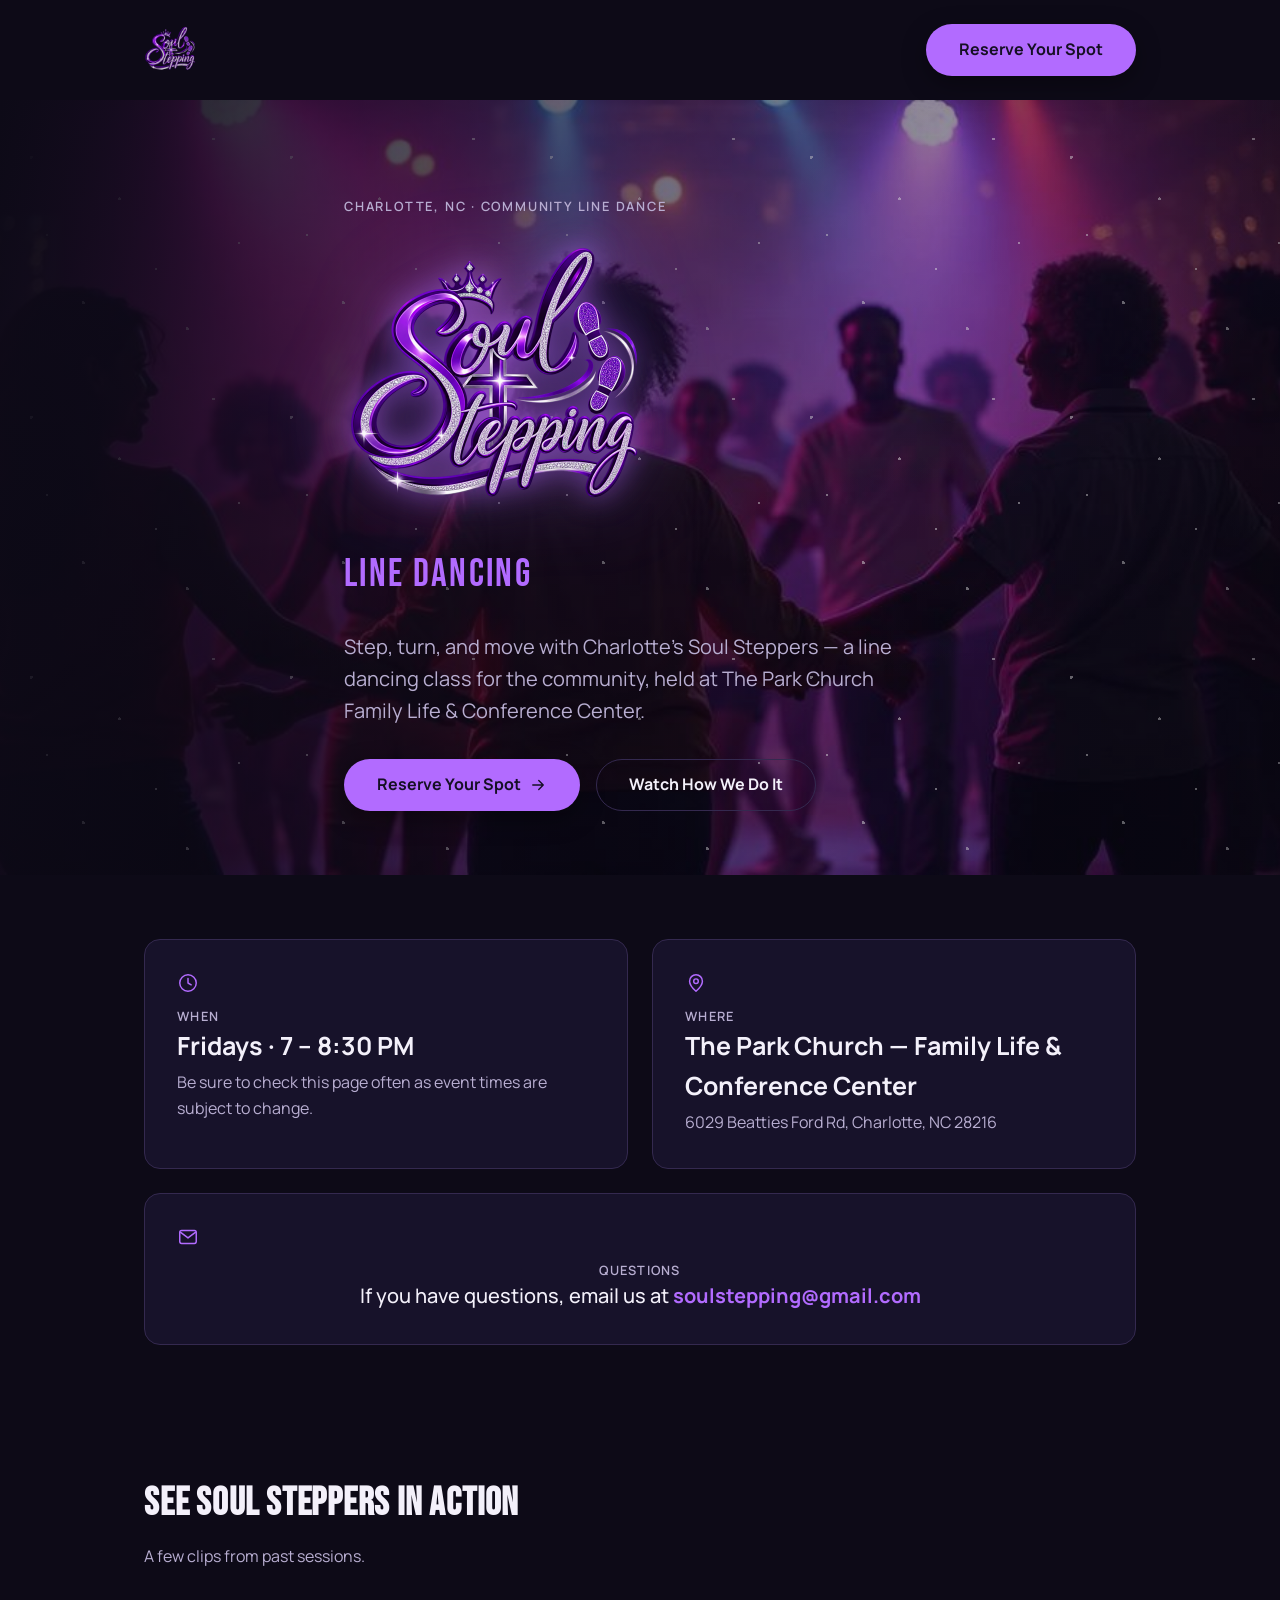
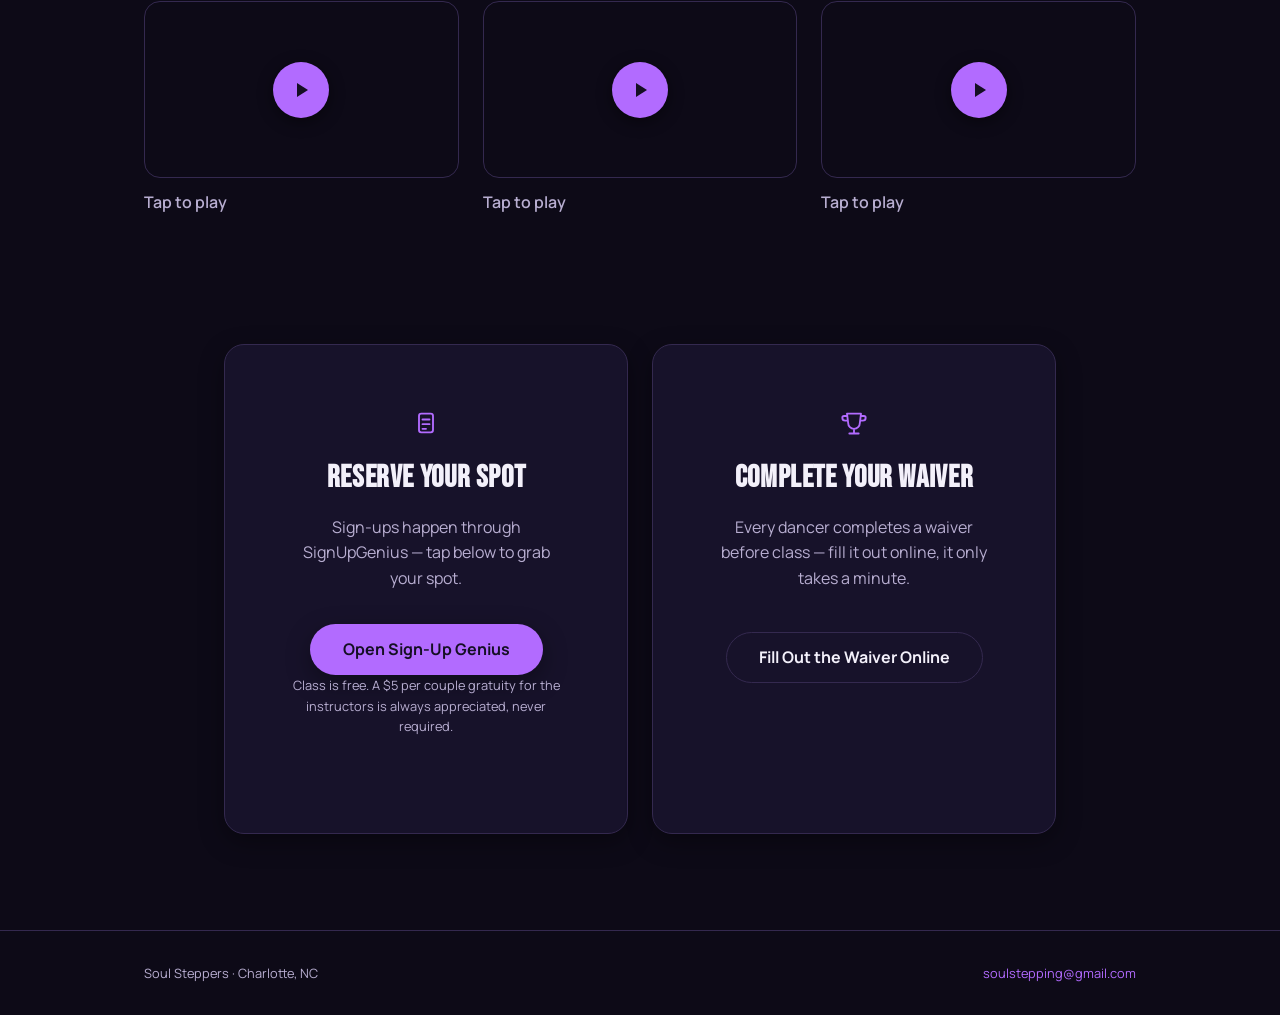
<file: index.html>
<!doctype html>
<html lang="en">
<head>
<meta charset="utf-8">
<meta name="viewport" content="width=device-width, initial-scale=1">
<title>Soul Steppers | Line Dancing in Charlotte, NC</title>
<meta name="description" content="Soul Steppers — a free community line dancing class in Charlotte, NC. Fridays, 7–8:30 PM at The Park Church Family Life & Conference Center.">
<meta name="theme-color" content="#0d0a17">
<link rel="icon" type="image/png" sizes="32x32" href="favicon-32.png">
<link rel="apple-touch-icon" href="apple-touch-icon.png">

<meta property="og:type" content="website">
<meta property="og:title" content="Soul Steppers | Line Dancing in Charlotte, NC">
<meta property="og:description" content="A free community line dancing class in Charlotte, NC. Fridays, 7–8:30 PM at The Park Church Family Life & Conference Center. All are welcome — beginners included.">
<meta property="og:image" content="https://soul-steppers-charlotte.vercel.app/cosmic-neon.jpg">
<meta property="og:url" content="https://soul-steppers-charlotte.vercel.app/">
<meta name="twitter:card" content="summary_large_image">
<meta name="twitter:title" content="Soul Steppers | Line Dancing in Charlotte, NC">
<meta name="twitter:description" content="A free community line dancing class in Charlotte, NC. Fridays, 7–8:30 PM at The Park Church Family Life & Conference Center.">
<meta name="twitter:image" content="https://soul-steppers-charlotte.vercel.app/cosmic-neon.jpg">

<link rel="preconnect" href="https://fonts.gstatic.com" crossorigin>
<link rel="stylesheet" href="https://fonts.googleapis.com/css2?family=Dancing+Script:wght@700&family=Bebas+Neue&family=Manrope:wght@400;500;600;700&display=swap">
<style>
  :root{
    --bg:#0d0a17; --bg2:#1a1030; --ink:#f3f0fa; --ink-muted:#b8aed1;
    --surface:#17122a; --border:#34294f; --on-accent:#150f24;
    --accent:#b26bff; --accent-alt:#ff6bd8;
    --glow-shadow:0 0 6px var(--accent), 0 0 18px var(--accent), 0 0 42px var(--accent), 0 0 4px #fff;
    --font-script:'Dancing Script',cursive; --font-display:'Bebas Neue',sans-serif; --font-body:'Manrope',system-ui,sans-serif;
    --step--1:0.8rem; --step-0:1rem; --step-1:1.25rem; --step-2:1.563rem; --step-3:1.953rem; --step-4:2.441rem; --step-5:3.052rem; --step-6:3.815rem;
    --sp-1:4px; --sp-2:8px; --sp-3:12px; --sp-4:16px; --sp-5:24px; --sp-6:32px; --sp-7:48px; --sp-8:64px; --sp-9:96px;
  }
  *{box-sizing:border-box;}
  html,body{margin:0;padding:0;}
  body{background:var(--bg);color:var(--ink);font-family:var(--font-body);font-size:var(--step-0);line-height:1.6;-webkit-font-smoothing:antialiased;}
  img,svg{display:block;}
  a{color:var(--accent);text-decoration:none;overflow-wrap:anywhere;}
  a:hover{color:var(--accent-alt);}
  .wrap{max-width:1120px;margin:0 auto;padding:0 clamp(20px,5vw,64px);}

  .nav{padding:var(--sp-5) 0;position:relative;z-index:2;}
  .nav-inner{display:flex;align-items:center;justify-content:space-between;gap:var(--sp-4);flex-wrap:wrap;}
  .nav-wordmark{font-family:var(--font-script);font-size:var(--step-3);color:#fff;}
  .nav-logo{display:block;height:52px;width:auto;}

  .btn{display:inline-flex;align-items:center;gap:var(--sp-2);padding:var(--sp-3) var(--sp-6);border-radius:999px;font-weight:700;font-size:var(--step-0);border:1px solid transparent;cursor:pointer;transition:transform .15s ease,background .15s ease,color .15s ease;white-space:nowrap;}
  .btn-primary{background:var(--accent);color:var(--on-accent);box-shadow:0 8px 24px rgba(0,0,0,.35);}
  .btn-primary:hover{background:var(--accent-alt);transform:translateY(-1px);}
  .btn-ghost{background:transparent;color:var(--ink);border-color:var(--border);}
  .btn-ghost:hover{border-color:var(--accent);color:var(--accent);}

  .hero{position:relative;overflow:hidden;padding:var(--sp-9) 0 var(--sp-8);background:radial-gradient(ellipse 900px 600px at 50% 0%,#3a1f5c 0%,#1a1030 45%,#0d0a17 100%);}
  .hero::before{content:"";position:absolute;inset:0;z-index:1;background-image:radial-gradient(1.5px 1.5px at 12% 22%,#fff 99%,transparent),radial-gradient(1.5px 1.5px at 82% 15%,#fff 99%,transparent),radial-gradient(1px 1px at 60% 65%,#fff 99%,transparent),radial-gradient(1.5px 1.5px at 32% 78%,#fff 99%,transparent),radial-gradient(1px 1px at 92% 55%,#fff 99%,transparent),radial-gradient(1.5px 1.5px at 46% 38%,#fff 99%,transparent),radial-gradient(1px 1px at 18% 52%,#fff 99%,transparent),radial-gradient(1.5px 1.5px at 72% 88%,#fff 99%,transparent);background-repeat:repeat;background-size:260px 260px;opacity:.5;pointer-events:none;}
  .hero-photo{position:absolute;inset:0;background-image:url("cosmic-neon.jpg");background-size:cover;background-position:center 32%;opacity:.62;z-index:0;}
  .hero-scrim{position:absolute;inset:0;z-index:2;background:linear-gradient(100deg,var(--bg) 0%,rgba(13,10,23,.55) 32%,rgba(13,10,23,.15) 68%,rgba(13,10,23,.4) 100%);pointer-events:none;}
  .hero-inner{position:relative;z-index:3;max-width:720px;}
  .eyebrow{text-transform:uppercase;letter-spacing:.14em;font-size:var(--step--1);color:var(--ink-muted);margin:0 0 var(--sp-4);font-weight:600;}
  .hero-title{margin:0;line-height:1;}
  .hero-logo{display:block;width:min(300px,62vw);height:auto;filter:drop-shadow(0 0 14px rgba(178,107,255,.55)) drop-shadow(0 0 40px rgba(178,107,255,.3));}
  .hero-sub{font-family:var(--font-display);font-size:clamp(1.5rem,5vw,var(--step-4));letter-spacing:.06em;margin:var(--sp-3) 0 var(--sp-5);color:var(--accent);}
  .hero-desc{font-size:var(--step-1);color:var(--ink-muted);max-width:50ch;margin:0 0 var(--sp-6);}
  .hero-actions{display:flex;gap:var(--sp-4);flex-wrap:wrap;}

  .details{padding:var(--sp-8) 0;}
  .details-grid{display:grid;grid-template-columns:repeat(auto-fit,minmax(240px,1fr));gap:var(--sp-5);}
  .detail-card{background:var(--surface);border:1px solid var(--border);border-radius:16px;padding:var(--sp-6);}
  .detail-icon{color:var(--accent);margin-bottom:var(--sp-3);}
  .detail-label{text-transform:uppercase;letter-spacing:.1em;font-size:var(--step--1);color:var(--ink-muted);margin:0 0 var(--sp-2);font-weight:600;}
  .detail-card h3{font-family:var(--font-body);font-size:var(--step-2);font-weight:700;margin:0;}
  .detail-card p{margin:var(--sp-1) 0 0;color:var(--ink-muted);}
  .contact-card{margin-top:var(--sp-5);text-align:center;}
  .contact-card h3{font-family:var(--font-body);font-size:var(--step-1);font-weight:500;color:var(--ink);}
  .contact-card h3 a{white-space:nowrap;color:var(--accent);font-weight:700;}

  .videos{padding:var(--sp-8) 0;}
  .videos h2{font-family:var(--font-display);font-size:var(--step-4);margin:0 0 var(--sp-2);letter-spacing:.02em;}
  .videos-sub{color:var(--ink-muted);margin:0 0 var(--sp-6);}
  .video-grid{display:grid;grid-template-columns:repeat(auto-fit,minmax(260px,1fr));gap:var(--sp-5);}
  .video-thumb{aspect-ratio:16/9;border-radius:16px;background:linear-gradient(135deg,var(--surface),var(--bg2));background-size:cover;background-position:center;display:flex;align-items:center;justify-content:center;border:1px solid var(--border);width:100%;padding:0;margin:0;cursor:pointer;font:inherit;}
  .video-thumb:hover .play-btn{transform:scale(1.08);}
  .video-embed{aspect-ratio:16/9;border-radius:16px;overflow:hidden;border:1px solid var(--border);}
  .video-embed iframe{width:100%;height:100%;border:0;display:block;}
  .play-btn{width:56px;height:56px;border-radius:50%;background:var(--accent);display:flex;align-items:center;justify-content:center;color:var(--on-accent);box-shadow:0 4px 16px rgba(0,0,0,.45);transition:transform .15s ease;}
  .waiver-link{margin-top:var(--sp-2);}
  .video-title{margin:var(--sp-3) 0 0;font-weight:600;color:var(--ink-muted);}

  .signup{padding:var(--sp-8) 0 var(--sp-9);}
  .cta-grid{display:grid;grid-template-columns:repeat(auto-fit,minmax(280px,1fr));gap:var(--sp-5);max-width:960px;margin:0 auto;align-items:stretch;}
  .signup-card{background:var(--surface);border:1px solid var(--border);border-radius:20px;padding:var(--sp-8);text-align:center;box-shadow:0 8px 24px rgba(0,0,0,.35);display:flex;flex-direction:column;align-items:center;}
  .signup-card .detail-icon{margin:0 auto var(--sp-4);}
  .signup-card h2{font-family:var(--font-display);font-size:var(--step-3);margin:0 0 var(--sp-3);letter-spacing:.02em;}
  .signup-card p{color:var(--ink-muted);margin:0 0 var(--sp-6);}
  .gratuity-note{font-size:var(--step--1);color:var(--ink-muted);margin:var(--sp-4) 0 0;}

  footer{border-top:1px solid var(--border);padding:var(--sp-6) 0;}
  .footer-inner{display:flex;justify-content:space-between;flex-wrap:wrap;gap:var(--sp-3);font-size:var(--step--1);color:var(--ink-muted);}
  .footer-inner>*{min-width:0;}

  @media (max-width:640px){
    .hero{padding:var(--sp-8) 0 var(--sp-6);}
    .hero-actions{flex-direction:column;align-items:stretch;}
    .signup-card{padding:var(--sp-6);}
  }
</style>
</head>
<body>
<div>

  <header class="nav">
    <div class="wrap nav-inner">
      <img class="nav-logo" src="logo.png" alt="Soul Stepping">
      <a class="btn btn-primary" href="https://www.signupgenius.com/go/4090844ABA729A0F58-65693560-step">Reserve Your Spot</a>
    </div>
  </header>

  <section class="hero">
    <div class="hero-photo" aria-hidden="true"></div>
    <div class="hero-scrim" aria-hidden="true"></div>
    <div class="wrap hero-inner">
      <p class="eyebrow">Charlotte, NC · Community Line Dance</p>
      <h1 class="hero-title"><img class="hero-logo" src="logo.png" alt="Soul Stepping"></h1>
      <p class="hero-sub">LINE DANCING</p>
      <p class="hero-desc">Step, turn, and move with Charlotte's Soul Steppers — a line dancing class for the community, held at The Park Church Family Life &amp; Conference Center.</p>
      <div class="hero-actions">
        <a class="btn btn-primary" href="https://www.signupgenius.com/go/4090844ABA729A0F58-65693560-step">
          Reserve Your Spot
          <svg width="18" height="18" viewBox="0 0 24 24" fill="none" stroke="currentColor" stroke-width="1.8" stroke-linecap="round" stroke-linejoin="round"><path d="M5 12h14M13 6l6 6-6 6"></path></svg>
        </a>
        <a class="btn btn-ghost" href="#videos">Watch How We Do It</a>
      </div>
    </div>
  </section>

  <section class="details">
    <div class="wrap details-grid">
      <div class="detail-card">
        <div class="detail-icon"><svg width="22" height="22" viewBox="0 0 24 24" fill="none" stroke="currentColor" stroke-width="1.6" stroke-linecap="round" stroke-linejoin="round"><circle cx="12" cy="12" r="9"></circle><path d="M12 7v5l3.5 2"></path></svg></div>
        <p class="detail-label">When</p>
        <h3>Fridays · 7 – 8:30 PM</h3>
        <p>Be sure to check this page often as event times are subject to change.</p>
      </div>
      <div class="detail-card">
        <div class="detail-icon"><svg width="22" height="22" viewBox="0 0 24 24" fill="none" stroke="currentColor" stroke-width="1.6" stroke-linecap="round" stroke-linejoin="round"><path d="M12 21s-7-6.2-7-11a7 7 0 0 1 14 0c0 4.8-7 11-7 11Z"></path><circle cx="12" cy="10" r="2.5"></circle></svg></div>
        <p class="detail-label">Where</p>
        <h3>The Park Church — Family Life &amp; Conference Center</h3>
        <p>6029 Beatties Ford Rd, Charlotte, NC 28216</p>
      </div>
    </div>
    <div class="wrap">
      <div class="detail-card contact-card">
        <div class="detail-icon"><svg width="22" height="22" viewBox="0 0 24 24" fill="none" stroke="currentColor" stroke-width="1.6" stroke-linecap="round" stroke-linejoin="round"><rect x="3" y="5" width="18" height="14" rx="2"></rect><path d="m4 7 8 6 8-6"></path></svg></div>
        <p class="detail-label">Questions</p>
        <h3>If you have questions, email us at <a href="mailto:soulstepping@gmail.com">soulstepping@gmail.com</a></h3>
      </div>
    </div>
  </section>

  <section class="videos" id="videos">
    <div class="wrap">
      <h2>See Soul Steppers In Action</h2>
      <p class="videos-sub">A few clips from past sessions.</p>
      <div class="video-grid">
        <div class="video-card">
          <button type="button" class="video-thumb" data-video-id="5ybH07bAvYw" aria-label="Play video" onclick="ssPlayVideo(this)" style="background-image:url('https://img.youtube.com/vi/5ybH07bAvYw/hqdefault.jpg');"><div class="play-btn"><svg width="24" height="24" viewBox="0 0 24 24" fill="currentColor"><path d="M8 5v14l11-7Z"></path></svg></div></button>
          <p class="video-title">Tap to play</p>
        </div>
        <div class="video-card">
          <button type="button" class="video-thumb" data-video-id="MGX3ZRoWJ34" aria-label="Play video" onclick="ssPlayVideo(this)" style="background-image:url('https://img.youtube.com/vi/MGX3ZRoWJ34/hqdefault.jpg');"><div class="play-btn"><svg width="24" height="24" viewBox="0 0 24 24" fill="currentColor"><path d="M8 5v14l11-7Z"></path></svg></div></button>
          <p class="video-title">Tap to play</p>
        </div>
        <div class="video-card">
          <button type="button" class="video-thumb" data-video-id="R6fXQfOaaYY" aria-label="Play video" onclick="ssPlayVideo(this)" style="background-image:url('https://img.youtube.com/vi/R6fXQfOaaYY/hqdefault.jpg');"><div class="play-btn"><svg width="24" height="24" viewBox="0 0 24 24" fill="currentColor"><path d="M8 5v14l11-7Z"></path></svg></div></button>
          <p class="video-title">Tap to play</p>
        </div>
      </div>
    </div>
  </section>

  <section class="signup">
    <div class="wrap cta-grid">
      <div class="signup-card">
        <div class="detail-icon"><svg width="28" height="28" viewBox="0 0 24 24" fill="none" stroke="currentColor" stroke-width="1.6" stroke-linecap="round" stroke-linejoin="round"><rect x="6" y="4" width="12" height="16" rx="2"></rect><path d="M9 9h6M9 13h6M9 17h3"></path></svg></div>
        <h2>Reserve Your Spot</h2>
        <p>Sign-ups happen through SignUpGenius — tap below to grab your spot.</p>
        <a class="btn btn-primary" href="https://www.signupgenius.com/go/4090844ABA729A0F58-65693560-step">Open Sign-Up Genius</a>
        <p class="gratuity-note">Class is free. A $5 per couple gratuity for the instructors is always appreciated, never required.</p>
      </div>
      <div class="signup-card">
        <div class="detail-icon"><svg width="28" height="28" viewBox="0 0 24 24" fill="none" stroke="currentColor" stroke-width="1.6" stroke-linecap="round" stroke-linejoin="round"><path d="M8 21h8M12 17v4M6 4h12l-1 8a5 5 0 0 1-10 0L6 4Z"></path><path d="M6 6H3.5A1.5 1.5 0 0 0 2 7.5C2 9 3 10 4.5 10H6M18 6h2.5A1.5 1.5 0 0 1 22 7.5C22 9 21 10 19.5 10H18"></path></svg></div>
        <h2>Complete Your Waiver</h2>
        <p>Every dancer completes a waiver before class — fill it out online, it only takes a minute.</p>
        <a class="btn btn-ghost waiver-link" href="https://docs.google.com/forms/d/e/1FAIpQLSe2e7J5oNbsJCJkik2CJtbYXOPuf9z4EHLAy7ZEdsFJbhe8hw/viewform" target="_blank" rel="noopener">Fill Out the Waiver Online</a>
      </div>
    </div>
  </section>

  <footer>
    <div class="wrap footer-inner">
      <span>Soul Steppers · Charlotte, NC</span>
      <a href="mailto:soulstepping@gmail.com">soulstepping@gmail.com</a>
    </div>
  </footer>

</div>
<script>
  function ssPlayVideo(btn){
    var id = btn.getAttribute('data-video-id');
    var iframe = document.createElement('iframe');
    iframe.src = 'https://www.youtube-nocookie.com/embed/' + id + '?autoplay=1&rel=0';
    iframe.title = 'YouTube video player';
    iframe.allow = 'accelerometer; autoplay; clipboard-write; encrypted-media; gyroscope; picture-in-picture; web-share';
    iframe.allowFullscreen = true;
    var wrap = document.createElement('div');
    wrap.className = 'video-embed';
    wrap.appendChild(iframe);
    btn.replaceWith(wrap);
  }
</script>
</body>
</html>
</file>
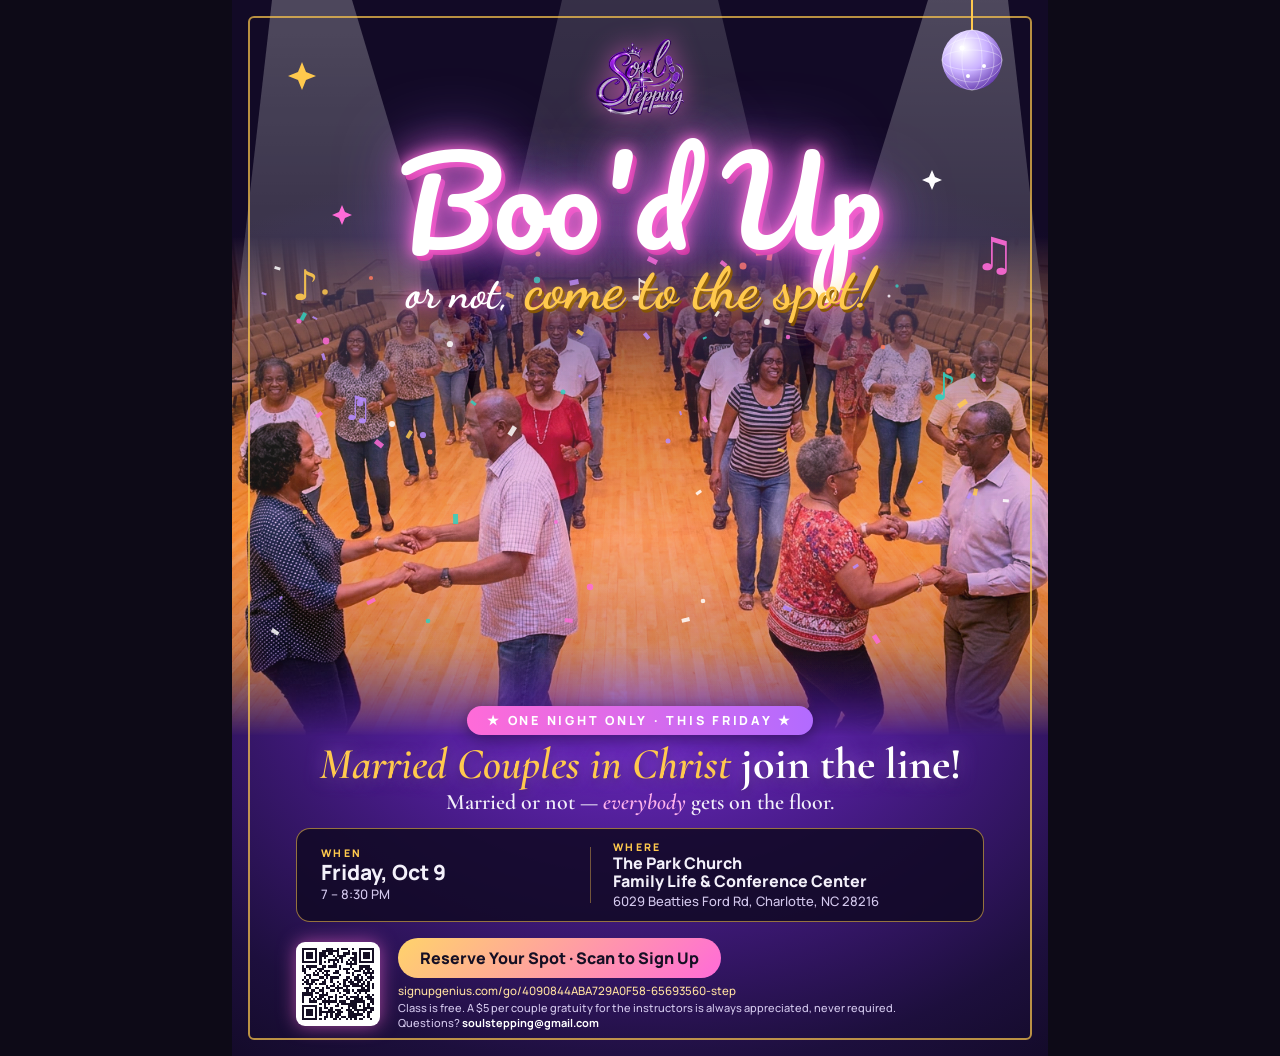
<file: flyer/flyer-boo-photo.html>
<!doctype html>
<html lang="en"><head><meta charset="utf-8">
<title>Soul Steppers — Boo'd Up or Not</title>
<link rel="stylesheet" href="fonts/fonts.css"><link rel="stylesheet" href="fonts/fonts2.css">
<style>
@page{size:8.5in 11in;margin:0}
*{box-sizing:border-box;margin:0;padding:0}
html,body{background:#0d0a17}
.flyer{position:relative;width:816px;height:1056px;overflow:hidden;margin:0 auto;color:#f3f0fa;font-family:'Manrope',sans-serif;
 background:radial-gradient(ellipse 700px 520px at 50% 62%,#7a2fd6 0%,#4a1c8c 40%,#1d0f3d 80%,#120a26 100%)}
.photo{position:absolute;left:0;right:0;top:236px;height:500px;background:url("dance-photo.webp") 50% 58%/cover no-repeat;filter:saturate(1.15) contrast(1.06);
 -webkit-mask-image:linear-gradient(180deg,transparent 0,#000 34%,#000 82%,transparent 100%);mask-image:linear-gradient(180deg,transparent 0,#000 34%,#000 82%,transparent 100%)}
.tint{position:absolute;left:0;right:0;top:236px;height:500px;background:linear-gradient(180deg,rgba(90,30,170,.55),rgba(224,68,156,.30) 60%,rgba(90,30,170,.5));mix-blend-mode:multiply;
 -webkit-mask-image:linear-gradient(180deg,transparent 0,#000 34%,#000 82%,transparent 100%);mask-image:linear-gradient(180deg,transparent 0,#000 34%,#000 82%,transparent 100%)}
.glow{position:absolute;left:0;right:0;top:236px;height:500px;background:radial-gradient(ellipse 60% 55% at 50% 60%,rgba(255,107,216,.22),transparent 70%);mix-blend-mode:screen}
svg.art{position:absolute;inset:0}
.frame{position:absolute;inset:16px;border:2px solid rgba(255,201,77,.7);border-radius:6px;pointer-events:none}
.head{position:absolute;top:34px;left:0;right:0;text-align:center}
.logo{height:92px;filter:drop-shadow(0 0 12px rgba(255,107,216,.7))}
.bring{font-weight:800;font-size:20px;letter-spacing:.42em;text-transform:uppercase;color:#ffe9a8;margin-top:2px;padding-left:.42em}
.boo{font-family:'Pacifico',cursive;font-size:118px;line-height:1.05;color:#fff;margin-top:6px;
 text-shadow:0 0 14px #ff6bd8,0 0 34px #ff6bd8,0 0 70px #b26bff,4px 5px 0 #c2217f}
.shoe{margin-top:12px;font-family:'Dancing Script',cursive;font-weight:700;font-size:58px;line-height:1.1;color:#ffc94d;margin-top:-4px;text-shadow:0 0 16px rgba(255,201,77,.6),2px 3px 0 #7a4a00}
.shoe small{font-size:44px;color:#fff;text-shadow:0 0 14px #ff6bd8}
.banner{position:absolute;top:706px;left:0;right:0;text-align:center}
.ribbon{display:inline-block;background:linear-gradient(90deg,#ff6bd8,#b26bff);color:#fff;font-weight:800;letter-spacing:.22em;font-size:12.5px;text-transform:uppercase;padding:6px 20px;border-radius:999px;box-shadow:0 4px 16px rgba(0,0,0,.4)}
h1{font-family:'Cormorant Garamond',Georgia,serif;font-weight:700;font-size:44px;line-height:1.05;margin-top:6px;color:#fff;text-shadow:0 0 18px rgba(178,107,255,.9),0 3px 12px rgba(0,0,0,.6)}
h1 em{font-style:italic;color:#ffc94d;font-weight:600}
.all{font-family:'Cormorant Garamond',Georgia,serif;font-weight:600;font-size:22px;color:#f3f0fa;margin-top:2px}
.all i{color:#ffb3ec}
.info{position:absolute;top:828px;left:64px;right:64px;display:grid;grid-template-columns:1fr 1px 1.4fr;gap:22px;align-items:center;background:rgba(18,10,38,.88);border:1px solid rgba(255,201,77,.55);border-radius:14px;padding:11px 24px}
.sep{height:56px;background:rgba(255,201,77,.4)}
.lbl{font-size:10.5px;letter-spacing:.22em;text-transform:uppercase;color:#ffc94d;font-weight:800}
.big{font-size:21px;font-weight:800;line-height:1.15}
.sm{font-size:13px;color:#d4c9ee;margin-top:1px}
.cta{position:absolute;top:938px;left:64px;right:64px;display:flex;gap:18px;align-items:center}
.qr{background:#fff;padding:6px;border-radius:9px;width:84px;height:84px;flex:none;box-shadow:0 0 18px rgba(255,107,216,.6)}
.qr img{width:100%;height:100%;display:block}
.btn{display:inline-block;background:linear-gradient(135deg,#ffd36b,#ff6bd8);color:#150f24;font-weight:800;font-size:16px;padding:9px 22px;border-radius:999px}
.url{font-size:11.5px;color:#ffe0a0;margin-top:5px}
.note{font-size:11px;color:#d4c9ee;margin-top:2px}
.note b{color:#fff}
</style></head><body>
<div class="flyer">
<div class="photo"></div><div class="tint"></div><div class="glow"></div>
<svg class="art" width="816" height="1056" viewBox="0 0 816 1056" xmlns="http://www.w3.org/2000/svg">
 <defs>
  <linearGradient id="beam" x1="0" y1="0" x2="0" y2="1"><stop offset="0" stop-color="#fff" stop-opacity=".28"/><stop offset="1" stop-color="#fff" stop-opacity="0"/></linearGradient>
  <radialGradient id="floor" cx=".5" cy=".5" r=".5"><stop offset="0" stop-color="#ff6bd8" stop-opacity=".8"/><stop offset="1" stop-color="#ff6bd8" stop-opacity="0"/></radialGradient>
  <radialGradient id="ball" cx=".35" cy=".3" r=".8"><stop offset="0" stop-color="#fff"/><stop offset=".5" stop-color="#c9b0ff"/><stop offset="1" stop-color="#5b2fa6"/></radialGradient>
 </defs>
 <polygon points="40,0 120,0 330,700 -40,700" fill="url(#beam)" style="mix-blend-mode:screen" opacity=".9"/>
 <polygon points="696,0 776,0 856,700 480,700" fill="url(#beam)" opacity=".9"/>
 <polygon points="330,0 486,0 650,700 170,700" fill="url(#beam)" opacity=".55"/>
  <g><rect x="275" y="292" width="8" height="4" fill="#ffc94d" opacity=".85" transform="rotate(24 275 292)"/><circle cx="306" cy="254" r="2.5" fill="#ffc94d" opacity=".85"/><rect x="346" y="329" width="7" height="4" fill="#ffc94d" opacity=".85" transform="rotate(31 346 329)"/><rect x="746" y="489" width="7" height="4" fill="#ffc94d" opacity=".85" transform="rotate(101 746 489)"/><circle cx="67" cy="321" r="2.6" fill="#ff6bd8" opacity=".85"/><circle cx="139" cy="278" r="2.1" fill="#ff7a5c" opacity=".85"/><rect x="470" y="492" width="6" height="3" fill="#ffffff" opacity=".85" transform="rotate(144 470 492)"/><rect x="75" y="314" width="8" height="4" fill="#2fd0c0" opacity=".85" transform="rotate(119 75 314)"/><rect x="473" y="416" width="6" height="3" fill="#ff6bd8" opacity=".85" transform="rotate(62 473 416)"/><rect x="92" y="353" width="7" height="3" fill="#b78cff" opacity=".85" transform="rotate(73 92 353)"/><rect x="490" y="260" width="7" height="4" fill="#ff6bd8" opacity=".85" transform="rotate(38 490 260)"/><rect x="736" y="403" width="10" height="5" fill="#ffc94d" opacity=".85" transform="rotate(146 736 403)"/><rect x="627" y="566" width="6" height="3" fill="#b78cff" opacity=".85" transform="rotate(148 627 566)"/><circle cx="632" cy="258" r="1.6" fill="#b78cff" opacity=".85"/><rect x="532" y="255" width="8" height="4" fill="#ff7a5c" opacity=".85" transform="rotate(174 532 255)"/><circle cx="651" cy="347" r="2.3" fill="#ff7a5c" opacity=".85"/><circle cx="741" cy="376" r="2.7" fill="#2fd0c0" opacity=".85"/><rect x="611" y="283" width="5" height="3" fill="#2fd0c0" opacity=".85" transform="rotate(127 611 283)"/><rect x="91" y="414" width="7" height="4" fill="#ff6bd8" opacity=".85" transform="rotate(140 91 414)"/><rect x="240" y="400" width="6" height="3" fill="#2fd0c0" opacity=".85" transform="rotate(38 240 400)"/><circle cx="93" cy="292" r="2.8" fill="#ffc94d" opacity=".85"/><rect x="475" y="338" width="4" height="2" fill="#2fd0c0" opacity=".85" transform="rotate(156 475 338)"/><rect x="458" y="621" width="8" height="4" fill="#ffffff" opacity=".85" transform="rotate(167 458 621)"/><rect x="541" y="252" width="9" height="5" fill="#ff7a5c" opacity=".85" transform="rotate(100 541 252)"/><circle cx="331" cy="392" r="2.5" fill="#2fd0c0" opacity=".85"/><rect x="81" y="316" width="5" height="2" fill="#b78cff" opacity=".85" transform="rotate(26 81 316)"/><rect x="30" y="292" width="5" height="2" fill="#b78cff" opacity=".85" transform="rotate(18 30 292)"/><rect x="691" y="482" width="5" height="2" fill="#b78cff" opacity=".85" transform="rotate(154 691 482)"/><circle cx="305" cy="280" r="3.2" fill="#2fd0c0" opacity=".85"/><circle cx="266" cy="289" r="3.0" fill="#ff7a5c" opacity=".85"/><circle cx="657" cy="296" r="1.5" fill="#ffffff" opacity=".85"/><rect x="552" y="605" width="9" height="4" fill="#b78cff" opacity=".85" transform="rotate(23 552 605)"/><circle cx="556" cy="337" r="2.2" fill="#ff6bd8" opacity=".85"/><circle cx="198" cy="452" r="2.5" fill="#ff7a5c" opacity=".85"/><rect x="644" y="634" width="9" height="5" fill="#ff6bd8" opacity=".85" transform="rotate(58 644 634)"/><rect x="181" y="432" width="8" height="4" fill="#ffc94d" opacity=".85" transform="rotate(120 181 432)"/><rect x="226" y="514" width="10" height="5" fill="#2fd0c0" opacity=".85" transform="rotate(89 226 514)"/><circle cx="752" cy="380" r="1.9" fill="#ff6bd8" opacity=".85"/><rect x="285" y="428" width="10" height="5" fill="#ffffff" opacity=".85" transform="rotate(122 285 428)"/><circle cx="717" cy="371" r="2.8" fill="#ff7a5c" opacity=".85"/><circle cx="324" cy="522" r="1.9" fill="#ff6bd8" opacity=".85"/><circle cx="511" cy="266" r="3.5" fill="#ff7a5c" opacity=".85"/><rect x="333" y="618" width="8" height="4" fill="#ff6bd8" opacity=".85" transform="rotate(7 333 618)"/><rect x="144" y="601" width="9" height="4" fill="#ff6bd8" opacity=".85" transform="rotate(152 144 601)"/><rect x="771" y="499" width="6" height="3" fill="#ffffff" opacity=".85" transform="rotate(5 771 499)"/><rect x="41" y="628" width="8" height="4" fill="#ffffff" opacity=".85" transform="rotate(35 41 628)"/><circle cx="358" cy="587" r="3.2" fill="#ff6bd8" opacity=".85"/><circle cx="191" cy="435" r="3.1" fill="#b78cff" opacity=".85"/><rect x="347" y="284" width="9" height="5" fill="#b78cff" opacity=".85" transform="rotate(169 347 284)"/><circle cx="471" cy="601" r="2.3" fill="#ffffff" opacity=".85"/><rect x="145" y="439" width="9" height="5" fill="#ff6bd8" opacity=".85" transform="rotate(38 145 439)"/><circle cx="160" cy="424" r="3.0" fill="#ffffff" opacity=".85"/><rect x="546" y="448" width="7" height="3" fill="#ffc94d" opacity=".85" transform="rotate(14 546 448)"/><circle cx="218" cy="344" r="3.1" fill="#ffffff" opacity=".85"/><rect x="51" y="597" width="4" height="2" fill="#b78cff" opacity=".85" transform="rotate(129 51 597)"/><rect x="488" y="312" width="6" height="3" fill="#ffffff" opacity=".85" transform="rotate(122 488 312)"/><rect x="414" y="332" width="7" height="4" fill="#b78cff" opacity=".85" transform="rotate(51 414 332)"/><circle cx="665" cy="286" r="1.7" fill="#2fd0c0" opacity=".85"/><rect x="537" y="406" width="5" height="3" fill="#b78cff" opacity=".85" transform="rotate(39 537 406)"/><rect x="740" y="494" width="6" height="3" fill="#b78cff" opacity=".85" transform="rotate(119 740 494)"/><circle cx="196" cy="621" r="2.3" fill="#2fd0c0" opacity=".85"/><circle cx="535" cy="322" r="2.9" fill="#ffffff" opacity=".85"/><circle cx="348" cy="376" r="1.6" fill="#b78cff" opacity=".85"/><rect x="449" y="411" width="4" height="2" fill="#b78cff" opacity=".85" transform="rotate(75 449 411)"/><rect x="417" y="256" width="10" height="5" fill="#ff6bd8" opacity=".85" transform="rotate(26 417 256)"/><circle cx="94" cy="341" r="3.4" fill="#ff6bd8" opacity=".85"/><circle cx="128" cy="403" r="3.4" fill="#b78cff" opacity=".85"/><circle cx="436" cy="441" r="2.5" fill="#b78cff" opacity=".85"/><circle cx="73" cy="512" r="2.3" fill="#ffc94d" opacity=".85"/><rect x="43" y="266" width="6" height="3" fill="#ffffff" opacity=".85" transform="rotate(17 43 266)"/><text x="60" y="300" font-size="42" fill="#ffc94d" opacity=".9" font-family="DejaVu Sans,sans-serif">♪</text><text x="742" y="270" font-size="46" fill="#ff6bd8" opacity=".9" font-family="DejaVu Sans,sans-serif">♫</text><text x="110" y="420" font-size="34" fill="#b78cff" opacity=".9" font-family="DejaVu Sans,sans-serif">♫</text><text x="700" y="400" font-size="38" fill="#2fd0c0" opacity=".9" font-family="DejaVu Sans,sans-serif">♪</text><text x="398" y="300" font-size="30" fill="#ffffff" opacity=".9" font-family="DejaVu Sans,sans-serif">♪</text></g>
 <g transform="translate(740,60)"><line x1="0" y1="-60" x2="0" y2="-14" stroke="#ffc94d" stroke-width="2"/><circle r="30" fill="url(#ball)"/>
  <g stroke="#fff" stroke-opacity=".35" fill="none"><ellipse rx="30" ry="10"/><ellipse rx="30" ry="22"/><ellipse rx="10" ry="30"/><ellipse rx="22" ry="30"/></g>
  <g fill="#fff"><circle cx="-10" cy="-12" r="2.5"/><circle cx="12" cy="6" r="2"/><circle cx="-4" cy="16" r="2"/></g></g>
 <g fill="#ffc94d"><path d="M70,62 l4,10 10,4 -10,4 -4,10 -4,-10 -10,-4 10,-4z"/><path d="M700,170 l3,7 7,3 -7,3 -3,7 -3,-7 -7,-3 7,-3z" fill="#fff"/><path d="M110,205 l3,7 7,3 -7,3 -3,7 -3,-7 -7,-3 7,-3z" fill="#ff6bd8"/></g>
</svg>
<div class="frame"></div>
<div class="head">
 <img class="logo" src="../logo.png" alt="Soul Stepping">
 <div class="boo">Boo'd Up</div>
 <div class="shoe"><small>or not,</small> come to the spot!</div>
</div>
<div class="banner">
 <span class="ribbon">★ One Night Only · This Friday ★</span>
 <h1><em>Married Couples in Christ</em> join the line!</h1>
 <div class="all">Married or not — <i>everybody</i> gets on the floor.</div>
</div>
<div class="info">
 <div><div class="lbl">When</div><div class="big">Friday, Oct 9</div><div class="sm">7 – 8:30 PM</div></div>
 <div class="sep"></div>
 <div><div class="lbl">Where</div><div class="big" style="font-size:16px">The Park Church<br>Family Life &amp; Conference Center</div><div class="sm">6029 Beatties Ford Rd, Charlotte, NC 28216</div></div>
</div>
<div class="cta">
 <div class="qr"><img src="qr.svg" alt="Scan to sign up"></div>
 <div><span class="btn">Reserve Your Spot · Scan to Sign Up</span>
 <div class="url">signupgenius.com/go/4090844ABA729A0F58-65693560-step</div>
 <div class="note">Class is free. A $5 per couple gratuity for the instructors is always appreciated, never required.<br>Questions? <b>soulstepping@gmail.com</b></div></div>
</div>
</div></body></html>
</file>
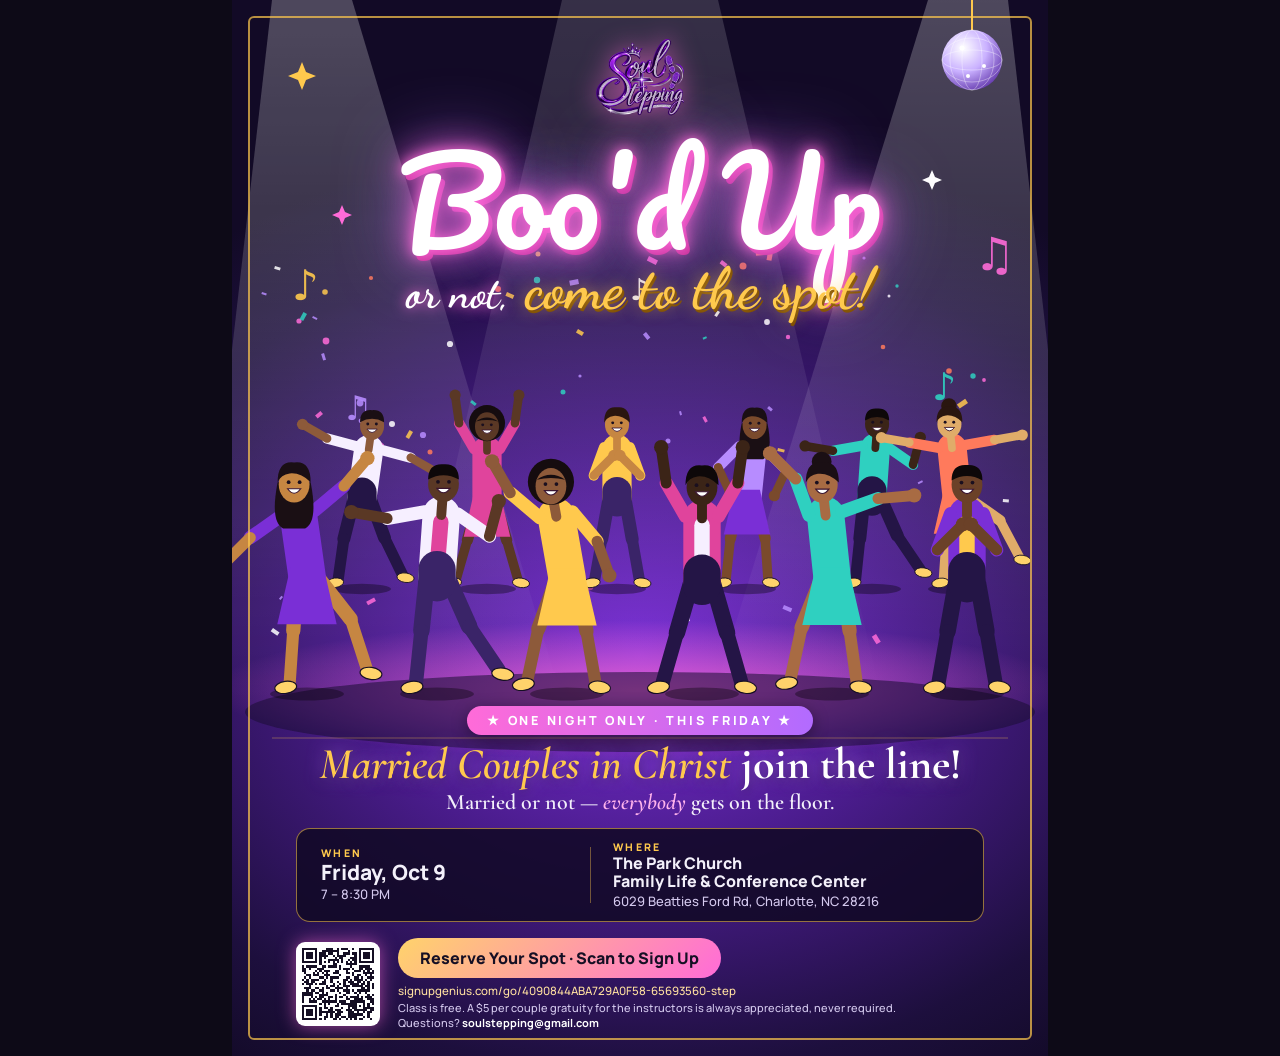
<file: flyer/flyer-boo.html>
<!doctype html>
<html lang="en"><head><meta charset="utf-8">
<title>Soul Steppers — Boo'd Up or Not</title>
<link rel="stylesheet" href="fonts/fonts.css"><link rel="stylesheet" href="fonts/fonts2.css">
<style>
@page{size:8.5in 11in;margin:0}
*{box-sizing:border-box;margin:0;padding:0}
html,body{background:#0d0a17}
.flyer{position:relative;width:816px;height:1056px;overflow:hidden;margin:0 auto;color:#f3f0fa;font-family:'Manrope',sans-serif;
 background:radial-gradient(ellipse 700px 520px at 50% 62%,#7a2fd6 0%,#4a1c8c 40%,#1d0f3d 80%,#120a26 100%)}
svg.art{position:absolute;inset:0}
.frame{position:absolute;inset:16px;border:2px solid rgba(255,201,77,.7);border-radius:6px;pointer-events:none}
.head{position:absolute;top:34px;left:0;right:0;text-align:center}
.logo{height:92px;filter:drop-shadow(0 0 12px rgba(255,107,216,.7))}
.bring{font-weight:800;font-size:20px;letter-spacing:.42em;text-transform:uppercase;color:#ffe9a8;margin-top:2px;padding-left:.42em}
.boo{font-family:'Pacifico',cursive;font-size:118px;line-height:1.05;color:#fff;margin-top:6px;
 text-shadow:0 0 14px #ff6bd8,0 0 34px #ff6bd8,0 0 70px #b26bff,4px 5px 0 #c2217f}
.shoe{margin-top:12px;font-family:'Dancing Script',cursive;font-weight:700;font-size:58px;line-height:1.1;color:#ffc94d;margin-top:-4px;text-shadow:0 0 16px rgba(255,201,77,.6),2px 3px 0 #7a4a00}
.shoe small{font-size:44px;color:#fff;text-shadow:0 0 14px #ff6bd8}
.banner{position:absolute;top:706px;left:0;right:0;text-align:center}
.ribbon{display:inline-block;background:linear-gradient(90deg,#ff6bd8,#b26bff);color:#fff;font-weight:800;letter-spacing:.22em;font-size:12.5px;text-transform:uppercase;padding:6px 20px;border-radius:999px;box-shadow:0 4px 16px rgba(0,0,0,.4)}
h1{font-family:'Cormorant Garamond',Georgia,serif;font-weight:700;font-size:44px;line-height:1.05;margin-top:6px;color:#fff;text-shadow:0 0 18px rgba(178,107,255,.9),0 3px 12px rgba(0,0,0,.6)}
h1 em{font-style:italic;color:#ffc94d;font-weight:600}
.all{font-family:'Cormorant Garamond',Georgia,serif;font-weight:600;font-size:22px;color:#f3f0fa;margin-top:2px}
.all i{color:#ffb3ec}
.info{position:absolute;top:828px;left:64px;right:64px;display:grid;grid-template-columns:1fr 1px 1.4fr;gap:22px;align-items:center;background:rgba(18,10,38,.88);border:1px solid rgba(255,201,77,.55);border-radius:14px;padding:11px 24px}
.sep{height:56px;background:rgba(255,201,77,.4)}
.lbl{font-size:10.5px;letter-spacing:.22em;text-transform:uppercase;color:#ffc94d;font-weight:800}
.big{font-size:21px;font-weight:800;line-height:1.15}
.sm{font-size:13px;color:#d4c9ee;margin-top:1px}
.cta{position:absolute;top:938px;left:64px;right:64px;display:flex;gap:18px;align-items:center}
.qr{background:#fff;padding:6px;border-radius:9px;width:84px;height:84px;flex:none;box-shadow:0 0 18px rgba(255,107,216,.6)}
.qr img{width:100%;height:100%;display:block}
.btn{display:inline-block;background:linear-gradient(135deg,#ffd36b,#ff6bd8);color:#150f24;font-weight:800;font-size:16px;padding:9px 22px;border-radius:999px}
.url{font-size:11.5px;color:#ffe0a0;margin-top:5px}
.note{font-size:11px;color:#d4c9ee;margin-top:2px}
.note b{color:#fff}
</style></head><body>
<div class="flyer">
<svg class="art" width="816" height="1056" viewBox="0 0 816 1056" xmlns="http://www.w3.org/2000/svg">
 <defs>
  <linearGradient id="beam" x1="0" y1="0" x2="0" y2="1"><stop offset="0" stop-color="#fff" stop-opacity=".28"/><stop offset="1" stop-color="#fff" stop-opacity="0"/></linearGradient>
  <radialGradient id="floor" cx=".5" cy=".5" r=".5"><stop offset="0" stop-color="#ff6bd8" stop-opacity=".8"/><stop offset="1" stop-color="#ff6bd8" stop-opacity="0"/></radialGradient>
  <radialGradient id="ball" cx=".35" cy=".3" r=".8"><stop offset="0" stop-color="#fff"/><stop offset=".5" stop-color="#c9b0ff"/><stop offset="1" stop-color="#5b2fa6"/></radialGradient>
 </defs>
 <polygon points="40,0 120,0 330,700 -40,700" fill="url(#beam)" style="mix-blend-mode:screen" opacity=".9"/>
 <polygon points="696,0 776,0 856,700 480,700" fill="url(#beam)" opacity=".9"/>
 <polygon points="330,0 486,0 650,700 170,700" fill="url(#beam)" opacity=".55"/>
 <ellipse cx="408" cy="690" rx="430" ry="70" fill="url(#floor)"/>
 <ellipse cx="408" cy="712" rx="395" ry="40" fill="#1a0d33" opacity=".55"/>
 <g stroke="#ffc94d" stroke-width="1" opacity=".35"><line x1="40" y1="738" x2="776" y2="738"/></g>
 <g><rect x="275" y="292" width="8" height="4" fill="#ffc94d" opacity=".85" transform="rotate(24 275 292)"/><circle cx="306" cy="254" r="2.5" fill="#ffc94d" opacity=".85"/><rect x="346" y="329" width="7" height="4" fill="#ffc94d" opacity=".85" transform="rotate(31 346 329)"/><rect x="746" y="489" width="7" height="4" fill="#ffc94d" opacity=".85" transform="rotate(101 746 489)"/><circle cx="67" cy="321" r="2.6" fill="#ff6bd8" opacity=".85"/><circle cx="139" cy="278" r="2.1" fill="#ff7a5c" opacity=".85"/><rect x="470" y="492" width="6" height="3" fill="#ffffff" opacity=".85" transform="rotate(144 470 492)"/><rect x="75" y="314" width="8" height="4" fill="#2fd0c0" opacity=".85" transform="rotate(119 75 314)"/><rect x="473" y="416" width="6" height="3" fill="#ff6bd8" opacity=".85" transform="rotate(62 473 416)"/><rect x="92" y="353" width="7" height="3" fill="#b78cff" opacity=".85" transform="rotate(73 92 353)"/><rect x="490" y="260" width="7" height="4" fill="#ff6bd8" opacity=".85" transform="rotate(38 490 260)"/><rect x="736" y="403" width="10" height="5" fill="#ffc94d" opacity=".85" transform="rotate(146 736 403)"/><rect x="627" y="566" width="6" height="3" fill="#b78cff" opacity=".85" transform="rotate(148 627 566)"/><circle cx="632" cy="258" r="1.6" fill="#b78cff" opacity=".85"/><rect x="532" y="255" width="8" height="4" fill="#ff7a5c" opacity=".85" transform="rotate(174 532 255)"/><circle cx="651" cy="347" r="2.3" fill="#ff7a5c" opacity=".85"/><circle cx="741" cy="376" r="2.7" fill="#2fd0c0" opacity=".85"/><rect x="611" y="283" width="5" height="3" fill="#2fd0c0" opacity=".85" transform="rotate(127 611 283)"/><rect x="91" y="414" width="7" height="4" fill="#ff6bd8" opacity=".85" transform="rotate(140 91 414)"/><rect x="240" y="400" width="6" height="3" fill="#2fd0c0" opacity=".85" transform="rotate(38 240 400)"/><circle cx="93" cy="292" r="2.8" fill="#ffc94d" opacity=".85"/><rect x="475" y="338" width="4" height="2" fill="#2fd0c0" opacity=".85" transform="rotate(156 475 338)"/><rect x="458" y="621" width="8" height="4" fill="#ffffff" opacity=".85" transform="rotate(167 458 621)"/><rect x="541" y="252" width="9" height="5" fill="#ff7a5c" opacity=".85" transform="rotate(100 541 252)"/><circle cx="331" cy="392" r="2.5" fill="#2fd0c0" opacity=".85"/><rect x="81" y="316" width="5" height="2" fill="#b78cff" opacity=".85" transform="rotate(26 81 316)"/><rect x="30" y="292" width="5" height="2" fill="#b78cff" opacity=".85" transform="rotate(18 30 292)"/><rect x="691" y="482" width="5" height="2" fill="#b78cff" opacity=".85" transform="rotate(154 691 482)"/><circle cx="305" cy="280" r="3.2" fill="#2fd0c0" opacity=".85"/><circle cx="266" cy="289" r="3.0" fill="#ff7a5c" opacity=".85"/><circle cx="657" cy="296" r="1.5" fill="#ffffff" opacity=".85"/><rect x="552" y="605" width="9" height="4" fill="#b78cff" opacity=".85" transform="rotate(23 552 605)"/><circle cx="556" cy="337" r="2.2" fill="#ff6bd8" opacity=".85"/><circle cx="198" cy="452" r="2.5" fill="#ff7a5c" opacity=".85"/><rect x="644" y="634" width="9" height="5" fill="#ff6bd8" opacity=".85" transform="rotate(58 644 634)"/><rect x="181" y="432" width="8" height="4" fill="#ffc94d" opacity=".85" transform="rotate(120 181 432)"/><rect x="226" y="514" width="10" height="5" fill="#2fd0c0" opacity=".85" transform="rotate(89 226 514)"/><circle cx="752" cy="380" r="1.9" fill="#ff6bd8" opacity=".85"/><rect x="285" y="428" width="10" height="5" fill="#ffffff" opacity=".85" transform="rotate(122 285 428)"/><circle cx="717" cy="371" r="2.8" fill="#ff7a5c" opacity=".85"/><circle cx="324" cy="522" r="1.9" fill="#ff6bd8" opacity=".85"/><circle cx="511" cy="266" r="3.5" fill="#ff7a5c" opacity=".85"/><rect x="333" y="618" width="8" height="4" fill="#ff6bd8" opacity=".85" transform="rotate(7 333 618)"/><rect x="144" y="601" width="9" height="4" fill="#ff6bd8" opacity=".85" transform="rotate(152 144 601)"/><rect x="771" y="499" width="6" height="3" fill="#ffffff" opacity=".85" transform="rotate(5 771 499)"/><rect x="41" y="628" width="8" height="4" fill="#ffffff" opacity=".85" transform="rotate(35 41 628)"/><circle cx="358" cy="587" r="3.2" fill="#ff6bd8" opacity=".85"/><circle cx="191" cy="435" r="3.1" fill="#b78cff" opacity=".85"/><rect x="347" y="284" width="9" height="5" fill="#b78cff" opacity=".85" transform="rotate(169 347 284)"/><circle cx="471" cy="601" r="2.3" fill="#ffffff" opacity=".85"/><rect x="145" y="439" width="9" height="5" fill="#ff6bd8" opacity=".85" transform="rotate(38 145 439)"/><circle cx="160" cy="424" r="3.0" fill="#ffffff" opacity=".85"/><rect x="546" y="448" width="7" height="3" fill="#ffc94d" opacity=".85" transform="rotate(14 546 448)"/><circle cx="218" cy="344" r="3.1" fill="#ffffff" opacity=".85"/><rect x="51" y="597" width="4" height="2" fill="#b78cff" opacity=".85" transform="rotate(129 51 597)"/><rect x="488" y="312" width="6" height="3" fill="#ffffff" opacity=".85" transform="rotate(122 488 312)"/><rect x="414" y="332" width="7" height="4" fill="#b78cff" opacity=".85" transform="rotate(51 414 332)"/><circle cx="665" cy="286" r="1.7" fill="#2fd0c0" opacity=".85"/><rect x="537" y="406" width="5" height="3" fill="#b78cff" opacity=".85" transform="rotate(39 537 406)"/><rect x="740" y="494" width="6" height="3" fill="#b78cff" opacity=".85" transform="rotate(119 740 494)"/><circle cx="196" cy="621" r="2.3" fill="#2fd0c0" opacity=".85"/><circle cx="535" cy="322" r="2.9" fill="#ffffff" opacity=".85"/><circle cx="348" cy="376" r="1.6" fill="#b78cff" opacity=".85"/><rect x="449" y="411" width="4" height="2" fill="#b78cff" opacity=".85" transform="rotate(75 449 411)"/><rect x="417" y="256" width="10" height="5" fill="#ff6bd8" opacity=".85" transform="rotate(26 417 256)"/><circle cx="94" cy="341" r="3.4" fill="#ff6bd8" opacity=".85"/><circle cx="128" cy="403" r="3.4" fill="#b78cff" opacity=".85"/><circle cx="436" cy="441" r="2.5" fill="#b78cff" opacity=".85"/><circle cx="73" cy="512" r="2.3" fill="#ffc94d" opacity=".85"/><rect x="43" y="266" width="6" height="3" fill="#ffffff" opacity=".85" transform="rotate(17 43 266)"/><text x="60" y="300" font-size="42" fill="#ffc94d" opacity=".9" font-family="DejaVu Sans,sans-serif">♪</text><text x="742" y="270" font-size="46" fill="#ff6bd8" opacity=".9" font-family="DejaVu Sans,sans-serif">♫</text><text x="110" y="420" font-size="34" fill="#b78cff" opacity=".9" font-family="DejaVu Sans,sans-serif">♫</text><text x="700" y="400" font-size="38" fill="#2fd0c0" opacity=".9" font-family="DejaVu Sans,sans-serif">♪</text><text x="398" y="300" font-size="30" fill="#ffffff" opacity=".9" font-family="DejaVu Sans,sans-serif">♪</text></g>
 <g><ellipse cx="130" cy="589" rx="29" ry="5.2" fill="#000" opacity=".35"/><g transform="translate(130,497.2) scale(0.86)"><line x1="-9.0" y1="0.0" x2="-21.1" y2="48.5" stroke="#241546" stroke-width="15" stroke-linecap="round"/><line x1="-21.1" y1="48.5" x2="-27.8" y2="96.0" stroke="#241546" stroke-width="13" stroke-linecap="round"/><line x1="9.0" y1="0.0" x2="26.1" y2="47.0" stroke="#241546" stroke-width="15" stroke-linecap="round"/><line x1="26.1" y1="47.0" x2="47.1" y2="90.1" stroke="#241546" stroke-width="13" stroke-linecap="round"/><ellipse cx="-31.8" cy="99.0" rx="10" ry="5.5" fill="#ffd36b" stroke="#150f24" stroke-width="1" transform="rotate(-8 -27.8 96.0)"/><ellipse cx="51.1" cy="93.1" rx="10" ry="5.5" fill="#ffd36b" stroke="#150f24" stroke-width="1" transform="rotate(8 47.1 90.1)"/><line x1="0.0" y1="0.0" x2="7.8" y2="-55.3" stroke="#f6efff" stroke-width="34" stroke-linecap="round"/><line x1="0.0" y1="6.0" x2="0.0" y2="-6.0" stroke="#241546" stroke-width="34" stroke-linecap="round"/><line x1="7.8" y1="-55.3" x2="11.7" y2="-83.2" stroke="#8d5a3a" stroke-width="9" stroke-linecap="round"/><line x1="-6.8" y1="-59.2" x2="-40.6" y2="-68.2" stroke="#f6efff" stroke-width="12" stroke-linecap="round"/><line x1="-40.6" y1="-68.2" x2="-69.2" y2="-84.7" stroke="#8d5a3a" stroke-width="10" stroke-linecap="round"/><line x1="22.9" y1="-55.0" x2="56.7" y2="-46.0" stroke="#f6efff" stroke-width="12" stroke-linecap="round"/><line x1="56.7" y1="-46.0" x2="85.3" y2="-29.5" stroke="#8d5a3a" stroke-width="10" stroke-linecap="round"/><circle cx="-69.2" cy="-84.7" r="6.5" fill="#8d5a3a"/><circle cx="85.3" cy="-29.5" r="6.5" fill="#8d5a3a"/><ellipse cx="11.7" cy="-83.2" rx="14" ry="16.5" fill="#8d5a3a"/><path d="M-2.3,-87.2 Q-2.3,-102.2 11.7,-101.2 Q25.7,-102.2 25.7,-87.2 Q11.7,-95.2 -2.3,-87.2 Z" fill="#1a0f14"/><circle cx="6.7" cy="-85.2" r="1.7" fill="#1a0f1f"/><circle cx="16.7" cy="-85.2" r="1.7" fill="#1a0f1f"/><path d="M5.7,-79.2 Q11.7,-71.2 17.7,-79.2 Z" fill="#fff" stroke="#3a1530" stroke-width="1"/></g><ellipse cx="255" cy="589" rx="29" ry="5.2" fill="#000" opacity=".35"/><g transform="translate(255,498.8) scale(0.86)"><line x1="-9.0" y1="0.0" x2="-22.8" y2="48.1" stroke="#5a3825" stroke-width="13" stroke-linecap="round"/><line x1="-22.8" y1="48.1" x2="-36.0" y2="94.2" stroke="#5a3825" stroke-width="11" stroke-linecap="round"/><line x1="9.0" y1="0.0" x2="22.8" y2="48.1" stroke="#5a3825" stroke-width="13" stroke-linecap="round"/><line x1="22.8" y1="48.1" x2="36.0" y2="94.2" stroke="#5a3825" stroke-width="11" stroke-linecap="round"/><ellipse cx="-40.0" cy="97.2" rx="10" ry="5.5" fill="#ffd36b" stroke="#150f24" stroke-width="1" transform="rotate(-8 -36.0 94.2)"/><ellipse cx="40.0" cy="97.2" rx="10" ry="5.5" fill="#ffd36b" stroke="#150f24" stroke-width="1" transform="rotate(8 36.0 94.2)"/><line x1="0.0" y1="0.0" x2="0.0" y2="-55.8" stroke="#e0449c" stroke-width="34" stroke-linecap="round"/><path d="M-15,-8 L15,-8 L27,44 L-27,44 Z" fill="#e0449c"/><line x1="0.0" y1="-55.8" x2="0.0" y2="-84.0" stroke="#5a3825" stroke-width="9" stroke-linecap="round"/><line x1="-15.0" y1="-57.7" x2="-32.5" y2="-88.0" stroke="#e0449c" stroke-width="12" stroke-linecap="round"/><line x1="-32.5" y1="-88.0" x2="-37.1" y2="-120.6" stroke="#5a3825" stroke-width="10" stroke-linecap="round"/><line x1="15.0" y1="-57.7" x2="32.5" y2="-88.0" stroke="#e0449c" stroke-width="12" stroke-linecap="round"/><line x1="32.5" y1="-88.0" x2="37.1" y2="-120.6" stroke="#5a3825" stroke-width="10" stroke-linecap="round"/><circle cx="-37.1" cy="-120.6" r="6.5" fill="#5a3825"/><circle cx="37.1" cy="-120.6" r="6.5" fill="#5a3825"/><circle cx="0.0" cy="-88.0" r="21" fill="#150c0f"/><ellipse cx="0.0" cy="-84.0" rx="14" ry="16.5" fill="#5a3825"/><path d="M-13.0,-90.0 Q0.0,-99.0 13.0,-90.0 Q0.0,-93.0 -13.0,-90.0Z" fill="#150c0f"/><circle cx="-5.0" cy="-86.0" r="1.7" fill="#1a0f1f"/><circle cx="5.0" cy="-86.0" r="1.7" fill="#1a0f1f"/><path d="M-6.0,-80.0 Q0.0,-72.0 6.0,-80.0 Z" fill="#fff" stroke="#3a1530" stroke-width="1"/></g><ellipse cx="385" cy="589" rx="29" ry="5.2" fill="#000" opacity=".35"/><g transform="translate(385,496.8) scale(0.86)"><line x1="-9.0" y1="0.0" x2="-17.7" y2="49.2" stroke="#3a2468" stroke-width="15" stroke-linecap="round"/><line x1="-17.7" y1="49.2" x2="-26.0" y2="96.5" stroke="#3a2468" stroke-width="13" stroke-linecap="round"/><line x1="9.0" y1="0.0" x2="17.7" y2="49.2" stroke="#3a2468" stroke-width="15" stroke-linecap="round"/><line x1="17.7" y1="49.2" x2="26.0" y2="96.5" stroke="#3a2468" stroke-width="13" stroke-linecap="round"/><ellipse cx="-30.0" cy="99.5" rx="10" ry="5.5" fill="#ffd36b" stroke="#150f24" stroke-width="1" transform="rotate(-8 -26.0 96.5)"/><ellipse cx="30.0" cy="99.5" rx="10" ry="5.5" fill="#ffd36b" stroke="#150f24" stroke-width="1" transform="rotate(8 26.0 96.5)"/><line x1="0.0" y1="0.0" x2="0.0" y2="-55.8" stroke="#ffc94d" stroke-width="34" stroke-linecap="round"/><line x1="0.0" y1="6.0" x2="0.0" y2="-6.0" stroke="#3a2468" stroke-width="34" stroke-linecap="round"/><line x1="0.0" y1="-55.8" x2="0.0" y2="-84.0" stroke="#c68642" stroke-width="9" stroke-linecap="round"/><line x1="-15.0" y1="-57.7" x2="-27.0" y2="-24.8" stroke="#ffc94d" stroke-width="12" stroke-linecap="round"/><line x1="-27.0" y1="-24.8" x2="-3.6" y2="-48.1" stroke="#c68642" stroke-width="10" stroke-linecap="round"/><line x1="15.0" y1="-57.7" x2="27.0" y2="-24.8" stroke="#ffc94d" stroke-width="12" stroke-linecap="round"/><line x1="27.0" y1="-24.8" x2="3.6" y2="-48.1" stroke="#c68642" stroke-width="10" stroke-linecap="round"/><circle cx="-3.6" cy="-48.1" r="6.5" fill="#c68642"/><circle cx="3.6" cy="-48.1" r="6.5" fill="#c68642"/><ellipse cx="0.0" cy="-84.0" rx="14" ry="16.5" fill="#c68642"/><path d="M-15.0,-86.0 Q-15.0,-106.0 0.0,-104.0 Q15.0,-106.0 15.0,-86.0 Q6.0,-95.0 -4.0,-94.0 Q-12.0,-93.0 -15.0,-86.0 Z" fill="#2a160f"/><circle cx="-5.0" cy="-86.0" r="1.7" fill="#1a0f1f"/><circle cx="5.0" cy="-86.0" r="1.7" fill="#1a0f1f"/><path d="M-6.0,-80.0 Q0.0,-72.0 6.0,-80.0 Z" fill="#fff" stroke="#3a1530" stroke-width="1"/></g><ellipse cx="515" cy="589" rx="29" ry="5.2" fill="#000" opacity=".35"/><g transform="translate(515,496.7) scale(0.86)"><line x1="-9.0" y1="0.0" x2="-19.4" y2="48.9" stroke="#7a4a2c" stroke-width="13" stroke-linecap="round"/><line x1="-19.4" y1="48.9" x2="-24.4" y2="96.6" stroke="#7a4a2c" stroke-width="11" stroke-linecap="round"/><line x1="9.0" y1="0.0" x2="21.1" y2="48.5" stroke="#7a4a2c" stroke-width="13" stroke-linecap="round"/><line x1="21.1" y1="48.5" x2="24.4" y2="96.4" stroke="#7a4a2c" stroke-width="11" stroke-linecap="round"/><ellipse cx="-28.4" cy="99.6" rx="10" ry="5.5" fill="#ffd36b" stroke="#150f24" stroke-width="1" transform="rotate(-8 -24.4 96.6)"/><ellipse cx="28.4" cy="99.4" rx="10" ry="5.5" fill="#ffd36b" stroke="#150f24" stroke-width="1" transform="rotate(8 24.4 96.4)"/><line x1="0.0" y1="0.0" x2="5.8" y2="-55.5" stroke="#b78cff" stroke-width="34" stroke-linecap="round"/><path d="M-15,-8 L15,-8 L27,44 L-27,44 Z" fill="#7a2fd6"/><line x1="5.8" y1="-55.5" x2="8.8" y2="-83.5" stroke="#7a4a2c" stroke-width="9" stroke-linecap="round"/><line x1="-8.9" y1="-58.9" x2="-33.6" y2="-34.2" stroke="#b78cff" stroke-width="12" stroke-linecap="round"/><line x1="-33.6" y1="-34.2" x2="-19.7" y2="-4.3" stroke="#7a4a2c" stroke-width="10" stroke-linecap="round"/><line x1="20.9" y1="-55.8" x2="45.7" y2="-31.0" stroke="#b78cff" stroke-width="12" stroke-linecap="round"/><line x1="45.7" y1="-31.0" x2="31.7" y2="-1.1" stroke="#7a4a2c" stroke-width="10" stroke-linecap="round"/><circle cx="-19.7" cy="-4.3" r="6.5" fill="#7a4a2c"/><circle cx="31.7" cy="-1.1" r="6.5" fill="#7a4a2c"/><path d="M-6.2,-85.5 Q-13.2,-49.5 -1.2,-43.5 L18.8,-43.5 Q30.8,-49.5 23.8,-85.5 Z" fill="#1a0f14"/><ellipse cx="8.8" cy="-83.5" rx="14" ry="16.5" fill="#7a4a2c"/><path d="M-6.2,-85.5 Q-6.2,-105.5 8.8,-103.5 Q23.8,-105.5 23.8,-85.5 Q14.8,-94.5 4.8,-93.5 Q-3.2,-92.5 -6.2,-85.5 Z" fill="#1a0f14"/><circle cx="3.8" cy="-85.5" r="1.7" fill="#1a0f1f"/><circle cx="13.8" cy="-85.5" r="1.7" fill="#1a0f1f"/><path d="M2.8,-79.5 Q8.8,-71.5 14.8,-79.5 Z" fill="#fff" stroke="#3a1530" stroke-width="1"/></g><ellipse cx="640" cy="589" rx="29" ry="5.2" fill="#000" opacity=".35"/><g transform="translate(640,496.0) scale(0.86)"><line x1="-9.0" y1="0.0" x2="-14.2" y2="49.7" stroke="#241546" stroke-width="15" stroke-linecap="round"/><line x1="-14.2" y1="49.7" x2="-19.2" y2="97.5" stroke="#241546" stroke-width="13" stroke-linecap="round"/><line x1="9.0" y1="0.0" x2="29.3" y2="45.7" stroke="#241546" stroke-width="15" stroke-linecap="round"/><line x1="29.3" y1="45.7" x2="56.2" y2="85.5" stroke="#241546" stroke-width="13" stroke-linecap="round"/><ellipse cx="-23.2" cy="100.5" rx="10" ry="5.5" fill="#ffd36b" stroke="#150f24" stroke-width="1" transform="rotate(-8 -19.2 97.5)"/><ellipse cx="60.2" cy="88.5" rx="10" ry="5.5" fill="#ffd36b" stroke="#150f24" stroke-width="1" transform="rotate(8 56.2 85.5)"/><line x1="0.0" y1="0.0" x2="3.9" y2="-55.7" stroke="#2fd0c0" stroke-width="34" stroke-linecap="round"/><line x1="0.0" y1="6.0" x2="0.0" y2="-6.0" stroke="#241546" stroke-width="34" stroke-linecap="round"/><line x1="3.9" y1="-55.7" x2="5.9" y2="-83.8" stroke="#3b2417" stroke-width="9" stroke-linecap="round"/><line x1="-10.9" y1="-58.6" x2="-45.4" y2="-52.5" stroke="#2fd0c0" stroke-width="12" stroke-linecap="round"/><line x1="-45.4" y1="-52.5" x2="-77.9" y2="-58.2" stroke="#3b2417" stroke-width="10" stroke-linecap="round"/><line x1="19.0" y1="-56.5" x2="47.7" y2="-36.4" stroke="#2fd0c0" stroke-width="12" stroke-linecap="round"/><line x1="47.7" y1="-36.4" x2="56.2" y2="-68.3" stroke="#3b2417" stroke-width="10" stroke-linecap="round"/><circle cx="-77.9" cy="-58.2" r="6.5" fill="#3b2417"/><circle cx="56.2" cy="-68.3" r="6.5" fill="#3b2417"/><ellipse cx="5.9" cy="-83.8" rx="14" ry="16.5" fill="#3b2417"/><path d="M-8.1,-87.8 Q-8.1,-102.8 5.9,-101.8 Q19.9,-102.8 19.9,-87.8 Q5.9,-95.8 -8.1,-87.8 Z" fill="#0d0809"/><circle cx="0.9" cy="-85.8" r="1.7" fill="#1a0f1f"/><circle cx="10.9" cy="-85.8" r="1.7" fill="#1a0f1f"/><path d="M-0.1,-79.8 Q5.9,-71.8 11.9,-79.8 Z" fill="#fff" stroke="#3a1530" stroke-width="1"/></g><ellipse cx="725" cy="589" rx="29" ry="5.2" fill="#000" opacity=".35"/><g transform="translate(725,495.8) scale(0.86)"><line x1="-9.0" y1="0.0" x2="-12.5" y2="49.9" stroke="#e0ac69" stroke-width="13" stroke-linecap="round"/><line x1="-12.5" y1="49.9" x2="-15.8" y2="97.8" stroke="#e0ac69" stroke-width="11" stroke-linecap="round"/><line x1="9.0" y1="0.0" x2="50.0" y2="28.7" stroke="#e0ac69" stroke-width="13" stroke-linecap="round"/><line x1="50.0" y1="28.7" x2="72.5" y2="71.1" stroke="#e0ac69" stroke-width="11" stroke-linecap="round"/><ellipse cx="-19.8" cy="100.8" rx="10" ry="5.5" fill="#ffd36b" stroke="#150f24" stroke-width="1" transform="rotate(-8 -15.8 97.8)"/><ellipse cx="76.5" cy="74.1" rx="10" ry="5.5" fill="#ffd36b" stroke="#150f24" stroke-width="1" transform="rotate(8 72.5 71.1)"/><line x1="0.0" y1="0.0" x2="-5.8" y2="-55.5" stroke="#ff7a5c" stroke-width="34" stroke-linecap="round"/><path d="M-15,-8 L15,-8 L27,44 L-27,44 Z" fill="#ff7a5c"/><line x1="-5.8" y1="-55.5" x2="-8.8" y2="-83.5" stroke="#e0ac69" stroke-width="9" stroke-linecap="round"/><line x1="-20.9" y1="-55.8" x2="-55.4" y2="-61.9" stroke="#ff7a5c" stroke-width="12" stroke-linecap="round"/><line x1="-55.4" y1="-61.9" x2="-87.9" y2="-67.6" stroke="#e0ac69" stroke-width="10" stroke-linecap="round"/><line x1="8.9" y1="-58.9" x2="43.4" y2="-65.0" stroke="#ff7a5c" stroke-width="12" stroke-linecap="round"/><line x1="43.4" y1="-65.0" x2="75.9" y2="-70.7" stroke="#e0ac69" stroke-width="10" stroke-linecap="round"/><circle cx="-87.9" cy="-67.6" r="6.5" fill="#e0ac69"/><circle cx="75.9" cy="-70.7" r="6.5" fill="#e0ac69"/><circle cx="-9.4" cy="-104.5" r="9" fill="#2a160f"/><ellipse cx="-8.8" cy="-83.5" rx="14" ry="16.5" fill="#e0ac69"/><path d="M-23.8,-85.5 Q-23.8,-105.5 -8.8,-103.5 Q6.2,-105.5 6.2,-85.5 Q-2.8,-94.5 -12.8,-93.5 Q-20.8,-92.5 -23.8,-85.5 Z" fill="#2a160f"/><circle cx="-13.8" cy="-85.5" r="1.7" fill="#1a0f1f"/><circle cx="-3.8" cy="-85.5" r="1.7" fill="#1a0f1f"/><path d="M-14.8,-79.5 Q-8.8,-71.5 -2.8,-79.5 Z" fill="#fff" stroke="#3a1530" stroke-width="1"/></g><ellipse cx="75" cy="694" rx="37" ry="6.6" fill="#000" opacity=".35"/><g transform="translate(75,575.9) scale(1.1)"><line x1="-9.0" y1="0.0" x2="-12.5" y2="49.9" stroke="#c68642" stroke-width="13" stroke-linecap="round"/><line x1="-12.5" y1="49.9" x2="-15.8" y2="97.8" stroke="#c68642" stroke-width="11" stroke-linecap="round"/><line x1="9.0" y1="0.0" x2="39.8" y2="39.4" stroke="#c68642" stroke-width="13" stroke-linecap="round"/><line x1="39.8" y1="39.4" x2="54.6" y2="85.1" stroke="#c68642" stroke-width="11" stroke-linecap="round"/><ellipse cx="-19.8" cy="100.8" rx="10" ry="5.5" fill="#ffd36b" stroke="#150f24" stroke-width="1" transform="rotate(-8 -15.8 97.8)"/><ellipse cx="58.6" cy="88.1" rx="10" ry="5.5" fill="#ffd36b" stroke="#150f24" stroke-width="1" transform="rotate(8 54.6 85.1)"/><line x1="0.0" y1="0.0" x2="-7.8" y2="-55.3" stroke="#7a2fd6" stroke-width="34" stroke-linecap="round"/><path d="M-15,-8 L15,-8 L27,44 L-27,44 Z" fill="#7a2fd6"/><line x1="-7.8" y1="-55.3" x2="-11.7" y2="-83.2" stroke="#c68642" stroke-width="9" stroke-linecap="round"/><line x1="-22.9" y1="-55.0" x2="-51.5" y2="-34.9" stroke="#7a2fd6" stroke-width="12" stroke-linecap="round"/><line x1="-51.5" y1="-34.9" x2="-74.9" y2="-11.6" stroke="#c68642" stroke-width="10" stroke-linecap="round"/><line x1="6.8" y1="-59.2" x2="33.6" y2="-81.7" stroke="#7a2fd6" stroke-width="12" stroke-linecap="round"/><line x1="33.6" y1="-81.7" x2="54.9" y2="-107.0" stroke="#c68642" stroke-width="10" stroke-linecap="round"/><circle cx="-74.9" cy="-11.6" r="6.5" fill="#c68642"/><circle cx="54.9" cy="-107.0" r="6.5" fill="#c68642"/><path d="M-26.7,-85.2 Q-33.7,-49.2 -21.7,-43.2 L-1.7,-43.2 Q10.3,-49.2 3.3,-85.2 Z" fill="#1a0f14"/><ellipse cx="-11.7" cy="-83.2" rx="14" ry="16.5" fill="#c68642"/><path d="M-26.7,-85.2 Q-26.7,-105.2 -11.7,-103.2 Q3.3,-105.2 3.3,-85.2 Q-5.7,-94.2 -15.7,-93.2 Q-23.7,-92.2 -26.7,-85.2 Z" fill="#1a0f14"/><circle cx="-16.7" cy="-85.2" r="1.7" fill="#1a0f1f"/><circle cx="-6.7" cy="-85.2" r="1.7" fill="#1a0f1f"/><path d="M-17.7,-79.2 Q-11.7,-71.2 -5.7,-79.2 Z" fill="#fff" stroke="#3a1530" stroke-width="1"/></g><ellipse cx="205" cy="694" rx="37" ry="6.6" fill="#000" opacity=".35"/><g transform="translate(205,576.2) scale(1.1)"><line x1="-9.0" y1="0.0" x2="-14.2" y2="49.7" stroke="#3a2468" stroke-width="15" stroke-linecap="round"/><line x1="-14.2" y1="49.7" x2="-19.2" y2="97.5" stroke="#3a2468" stroke-width="13" stroke-linecap="round"/><line x1="9.0" y1="0.0" x2="29.3" y2="45.7" stroke="#3a2468" stroke-width="15" stroke-linecap="round"/><line x1="29.3" y1="45.7" x2="56.2" y2="85.5" stroke="#3a2468" stroke-width="13" stroke-linecap="round"/><ellipse cx="-23.2" cy="100.5" rx="10" ry="5.5" fill="#ffd36b" stroke="#150f24" stroke-width="1" transform="rotate(-8 -19.2 97.5)"/><ellipse cx="60.2" cy="88.5" rx="10" ry="5.5" fill="#ffd36b" stroke="#150f24" stroke-width="1" transform="rotate(8 56.2 85.5)"/><line x1="0.0" y1="0.0" x2="3.9" y2="-55.7" stroke="#f6efff" stroke-width="34" stroke-linecap="round"/><line x1="0.0" y1="-6.0" x2="3.5" y2="-49.5" stroke="#e0449c" stroke-width="14" stroke-linecap="round"/><line x1="0.0" y1="6.0" x2="0.0" y2="-6.0" stroke="#3a2468" stroke-width="34" stroke-linecap="round"/><line x1="3.9" y1="-55.7" x2="5.9" y2="-83.8" stroke="#5a3825" stroke-width="9" stroke-linecap="round"/><line x1="-10.9" y1="-58.6" x2="-45.4" y2="-52.5" stroke="#f6efff" stroke-width="12" stroke-linecap="round"/><line x1="-45.4" y1="-52.5" x2="-77.9" y2="-58.2" stroke="#5a3825" stroke-width="10" stroke-linecap="round"/><line x1="19.0" y1="-56.5" x2="47.7" y2="-36.4" stroke="#f6efff" stroke-width="12" stroke-linecap="round"/><line x1="47.7" y1="-36.4" x2="56.2" y2="-68.3" stroke="#5a3825" stroke-width="10" stroke-linecap="round"/><circle cx="-77.9" cy="-58.2" r="6.5" fill="#5a3825"/><circle cx="56.2" cy="-68.3" r="6.5" fill="#5a3825"/><ellipse cx="5.9" cy="-83.8" rx="14" ry="16.5" fill="#5a3825"/><path d="M-8.1,-87.8 Q-8.1,-102.8 5.9,-101.8 Q19.9,-102.8 19.9,-87.8 Q5.9,-95.8 -8.1,-87.8 Z" fill="#0d0809"/><circle cx="0.9" cy="-85.8" r="1.7" fill="#1a0f1f"/><circle cx="10.9" cy="-85.8" r="1.7" fill="#1a0f1f"/><path d="M-0.1,-79.8 Q5.9,-71.8 11.9,-79.8 Z" fill="#fff" stroke="#3a1530" stroke-width="1"/></g><ellipse cx="335" cy="694" rx="37" ry="6.6" fill="#000" opacity=".35"/><g transform="translate(335,577.2) scale(1.1)"><line x1="-9.0" y1="0.0" x2="-26.1" y2="47.0" stroke="#8d5a3a" stroke-width="13" stroke-linecap="round"/><line x1="-26.1" y1="47.0" x2="-36.1" y2="93.9" stroke="#8d5a3a" stroke-width="11" stroke-linecap="round"/><line x1="9.0" y1="0.0" x2="17.7" y2="49.2" stroke="#8d5a3a" stroke-width="13" stroke-linecap="round"/><line x1="17.7" y1="49.2" x2="26.0" y2="96.5" stroke="#8d5a3a" stroke-width="11" stroke-linecap="round"/><ellipse cx="-40.1" cy="96.9" rx="10" ry="5.5" fill="#ffd36b" stroke="#150f24" stroke-width="1" transform="rotate(-8 -36.1 93.9)"/><ellipse cx="30.0" cy="99.5" rx="10" ry="5.5" fill="#ffd36b" stroke="#150f24" stroke-width="1" transform="rotate(8 26.0 96.5)"/><line x1="0.0" y1="0.0" x2="-9.7" y2="-55.0" stroke="#ffc94d" stroke-width="34" stroke-linecap="round"/><path d="M-15,-8 L15,-8 L27,44 L-27,44 Z" fill="#ffc94d"/><line x1="-9.7" y1="-55.0" x2="-14.6" y2="-82.7" stroke="#8d5a3a" stroke-width="9" stroke-linecap="round"/><line x1="-24.8" y1="-54.2" x2="-51.6" y2="-76.7" stroke="#ffc94d" stroke-width="12" stroke-linecap="round"/><line x1="-51.6" y1="-76.7" x2="-68.1" y2="-105.3" stroke="#8d5a3a" stroke-width="10" stroke-linecap="round"/><line x1="4.8" y1="-59.4" x2="27.3" y2="-32.6" stroke="#ffc94d" stroke-width="12" stroke-linecap="round"/><line x1="27.3" y1="-32.6" x2="38.5" y2="-1.6" stroke="#8d5a3a" stroke-width="10" stroke-linecap="round"/><circle cx="-68.1" cy="-105.3" r="6.5" fill="#8d5a3a"/><circle cx="38.5" cy="-1.6" r="6.5" fill="#8d5a3a"/><circle cx="-14.6" cy="-86.7" r="21" fill="#150c0f"/><ellipse cx="-14.6" cy="-82.7" rx="14" ry="16.5" fill="#8d5a3a"/><path d="M-27.6,-88.7 Q-14.6,-97.7 -1.6,-88.7 Q-14.6,-91.7 -27.6,-88.7Z" fill="#150c0f"/><circle cx="-19.6" cy="-84.7" r="1.7" fill="#1a0f1f"/><circle cx="-9.6" cy="-84.7" r="1.7" fill="#1a0f1f"/><path d="M-20.6,-78.7 Q-14.6,-70.7 -8.6,-78.7 Z" fill="#fff" stroke="#3a1530" stroke-width="1"/></g><ellipse cx="470" cy="694" rx="37" ry="6.6" fill="#000" opacity=".35"/><g transform="translate(470,579.8) scale(1.1)"><line x1="-9.0" y1="0.0" x2="-22.8" y2="48.1" stroke="#241546" stroke-width="15" stroke-linecap="round"/><line x1="-22.8" y1="48.1" x2="-36.0" y2="94.2" stroke="#241546" stroke-width="13" stroke-linecap="round"/><line x1="9.0" y1="0.0" x2="22.8" y2="48.1" stroke="#241546" stroke-width="15" stroke-linecap="round"/><line x1="22.8" y1="48.1" x2="36.0" y2="94.2" stroke="#241546" stroke-width="13" stroke-linecap="round"/><ellipse cx="-40.0" cy="97.2" rx="10" ry="5.5" fill="#ffd36b" stroke="#150f24" stroke-width="1" transform="rotate(-8 -36.0 94.2)"/><ellipse cx="40.0" cy="97.2" rx="10" ry="5.5" fill="#ffd36b" stroke="#150f24" stroke-width="1" transform="rotate(8 36.0 94.2)"/><line x1="0.0" y1="0.0" x2="0.0" y2="-55.8" stroke="#e0449c" stroke-width="34" stroke-linecap="round"/><line x1="0.0" y1="-6.0" x2="0.0" y2="-49.6" stroke="#f6efff" stroke-width="14" stroke-linecap="round"/><line x1="0.0" y1="6.0" x2="0.0" y2="-6.0" stroke="#241546" stroke-width="34" stroke-linecap="round"/><line x1="0.0" y1="-55.8" x2="0.0" y2="-84.0" stroke="#3b2417" stroke-width="9" stroke-linecap="round"/><line x1="-15.0" y1="-57.7" x2="-32.5" y2="-88.0" stroke="#e0449c" stroke-width="12" stroke-linecap="round"/><line x1="-32.5" y1="-88.0" x2="-37.1" y2="-120.6" stroke="#3b2417" stroke-width="10" stroke-linecap="round"/><line x1="15.0" y1="-57.7" x2="32.5" y2="-88.0" stroke="#e0449c" stroke-width="12" stroke-linecap="round"/><line x1="32.5" y1="-88.0" x2="37.1" y2="-120.6" stroke="#3b2417" stroke-width="10" stroke-linecap="round"/><circle cx="-37.1" cy="-120.6" r="6.5" fill="#3b2417"/><circle cx="37.1" cy="-120.6" r="6.5" fill="#3b2417"/><ellipse cx="0.0" cy="-84.0" rx="14" ry="16.5" fill="#3b2417"/><path d="M-15.0,-86.0 Q-15.0,-106.0 0.0,-104.0 Q15.0,-106.0 15.0,-86.0 Q6.0,-95.0 -4.0,-94.0 Q-12.0,-93.0 -15.0,-86.0 Z" fill="#0d0809"/><circle cx="-5.0" cy="-86.0" r="1.7" fill="#1a0f1f"/><circle cx="5.0" cy="-86.0" r="1.7" fill="#1a0f1f"/><path d="M-6.0,-80.0 Q0.0,-72.0 6.0,-80.0 Z" fill="#fff" stroke="#3a1530" stroke-width="1"/></g><ellipse cx="600" cy="694" rx="37" ry="6.6" fill="#000" opacity=".35"/><g transform="translate(600,576.6) scale(1.1)"><line x1="-9.0" y1="0.0" x2="-27.7" y2="46.4" stroke="#a86b43" stroke-width="13" stroke-linecap="round"/><line x1="-27.7" y1="46.4" x2="-37.7" y2="93.3" stroke="#a86b43" stroke-width="11" stroke-linecap="round"/><line x1="9.0" y1="0.0" x2="16.0" y2="49.5" stroke="#a86b43" stroke-width="13" stroke-linecap="round"/><line x1="16.0" y1="49.5" x2="22.6" y2="97.0" stroke="#a86b43" stroke-width="11" stroke-linecap="round"/><ellipse cx="-41.7" cy="96.3" rx="10" ry="5.5" fill="#ffd36b" stroke="#150f24" stroke-width="1" transform="rotate(-8 -37.7 93.3)"/><ellipse cx="26.6" cy="100.0" rx="10" ry="5.5" fill="#ffd36b" stroke="#150f24" stroke-width="1" transform="rotate(8 22.6 97.0)"/><line x1="0.0" y1="0.0" x2="-5.8" y2="-55.5" stroke="#2fd0c0" stroke-width="34" stroke-linecap="round"/><path d="M-15,-8 L15,-8 L27,44 L-27,44 Z" fill="#2fd0c0"/><line x1="-5.8" y1="-55.5" x2="-8.8" y2="-83.5" stroke="#a86b43" stroke-width="9" stroke-linecap="round"/><line x1="-20.9" y1="-55.8" x2="-32.9" y2="-88.7" stroke="#2fd0c0" stroke-width="12" stroke-linecap="round"/><line x1="-32.9" y1="-88.7" x2="-56.3" y2="-112.0" stroke="#a86b43" stroke-width="10" stroke-linecap="round"/><line x1="8.9" y1="-58.9" x2="41.8" y2="-70.9" stroke="#2fd0c0" stroke-width="12" stroke-linecap="round"/><line x1="41.8" y1="-70.9" x2="74.7" y2="-73.8" stroke="#a86b43" stroke-width="10" stroke-linecap="round"/><circle cx="-56.3" cy="-112.0" r="6.5" fill="#a86b43"/><circle cx="74.7" cy="-73.8" r="6.5" fill="#a86b43"/><circle cx="-9.4" cy="-104.5" r="9" fill="#1a0f14"/><ellipse cx="-8.8" cy="-83.5" rx="14" ry="16.5" fill="#a86b43"/><path d="M-23.8,-85.5 Q-23.8,-105.5 -8.8,-103.5 Q6.2,-105.5 6.2,-85.5 Q-2.8,-94.5 -12.8,-93.5 Q-20.8,-92.5 -23.8,-85.5 Z" fill="#1a0f14"/><circle cx="-13.8" cy="-85.5" r="1.7" fill="#1a0f1f"/><circle cx="-3.8" cy="-85.5" r="1.7" fill="#1a0f1f"/><path d="M-14.8,-79.5 Q-8.8,-71.5 -2.8,-79.5 Z" fill="#fff" stroke="#3a1530" stroke-width="1"/></g><ellipse cx="735" cy="694" rx="37" ry="6.6" fill="#000" opacity=".35"/><g transform="translate(735,577.2) scale(1.1)"><line x1="-9.0" y1="0.0" x2="-17.7" y2="49.2" stroke="#241546" stroke-width="15" stroke-linecap="round"/><line x1="-17.7" y1="49.2" x2="-26.0" y2="96.5" stroke="#241546" stroke-width="13" stroke-linecap="round"/><line x1="9.0" y1="0.0" x2="17.7" y2="49.2" stroke="#241546" stroke-width="15" stroke-linecap="round"/><line x1="17.7" y1="49.2" x2="26.0" y2="96.5" stroke="#241546" stroke-width="13" stroke-linecap="round"/><ellipse cx="-30.0" cy="99.5" rx="10" ry="5.5" fill="#ffd36b" stroke="#150f24" stroke-width="1" transform="rotate(-8 -26.0 96.5)"/><ellipse cx="30.0" cy="99.5" rx="10" ry="5.5" fill="#ffd36b" stroke="#150f24" stroke-width="1" transform="rotate(8 26.0 96.5)"/><line x1="0.0" y1="0.0" x2="0.0" y2="-55.8" stroke="#7a2fd6" stroke-width="34" stroke-linecap="round"/><line x1="0.0" y1="-6.0" x2="0.0" y2="-49.6" stroke="#ffc94d" stroke-width="14" stroke-linecap="round"/><line x1="0.0" y1="6.0" x2="0.0" y2="-6.0" stroke="#241546" stroke-width="34" stroke-linecap="round"/><line x1="0.0" y1="-55.8" x2="0.0" y2="-84.0" stroke="#6b4128" stroke-width="9" stroke-linecap="round"/><line x1="-15.0" y1="-57.7" x2="-27.0" y2="-24.8" stroke="#7a2fd6" stroke-width="12" stroke-linecap="round"/><line x1="-27.0" y1="-24.8" x2="-3.6" y2="-48.1" stroke="#6b4128" stroke-width="10" stroke-linecap="round"/><line x1="15.0" y1="-57.7" x2="27.0" y2="-24.8" stroke="#7a2fd6" stroke-width="12" stroke-linecap="round"/><line x1="27.0" y1="-24.8" x2="3.6" y2="-48.1" stroke="#6b4128" stroke-width="10" stroke-linecap="round"/><circle cx="-3.6" cy="-48.1" r="6.5" fill="#6b4128"/><circle cx="3.6" cy="-48.1" r="6.5" fill="#6b4128"/><ellipse cx="0.0" cy="-84.0" rx="14" ry="16.5" fill="#6b4128"/><path d="M-14.0,-88.0 Q-14.0,-103.0 0.0,-102.0 Q14.0,-103.0 14.0,-88.0 Q0.0,-96.0 -14.0,-88.0 Z" fill="#0d0809"/><circle cx="-5.0" cy="-86.0" r="1.7" fill="#1a0f1f"/><circle cx="5.0" cy="-86.0" r="1.7" fill="#1a0f1f"/><path d="M-6.0,-80.0 Q0.0,-72.0 6.0,-80.0 Z" fill="#fff" stroke="#3a1530" stroke-width="1"/></g></g>
 <g transform="translate(740,60)"><line x1="0" y1="-60" x2="0" y2="-14" stroke="#ffc94d" stroke-width="2"/><circle r="30" fill="url(#ball)"/>
  <g stroke="#fff" stroke-opacity=".35" fill="none"><ellipse rx="30" ry="10"/><ellipse rx="30" ry="22"/><ellipse rx="10" ry="30"/><ellipse rx="22" ry="30"/></g>
  <g fill="#fff"><circle cx="-10" cy="-12" r="2.5"/><circle cx="12" cy="6" r="2"/><circle cx="-4" cy="16" r="2"/></g></g>
 <g fill="#ffc94d"><path d="M70,62 l4,10 10,4 -10,4 -4,10 -4,-10 -10,-4 10,-4z"/><path d="M700,170 l3,7 7,3 -7,3 -3,7 -3,-7 -7,-3 7,-3z" fill="#fff"/><path d="M110,205 l3,7 7,3 -7,3 -3,7 -3,-7 -7,-3 7,-3z" fill="#ff6bd8"/></g>
</svg>
<div class="frame"></div>
<div class="head">
 <img class="logo" src="../logo.png" alt="Soul Stepping">
 <div class="boo">Boo'd Up</div>
 <div class="shoe"><small>or not,</small> come to the spot!</div>
</div>
<div class="banner">
 <span class="ribbon">★ One Night Only · This Friday ★</span>
 <h1><em>Married Couples in Christ</em> join the line!</h1>
 <div class="all">Married or not — <i>everybody</i> gets on the floor.</div>
</div>
<div class="info">
 <div><div class="lbl">When</div><div class="big">Friday, Oct 9</div><div class="sm">7 – 8:30 PM</div></div>
 <div class="sep"></div>
 <div><div class="lbl">Where</div><div class="big" style="font-size:16px">The Park Church<br>Family Life &amp; Conference Center</div><div class="sm">6029 Beatties Ford Rd, Charlotte, NC 28216</div></div>
</div>
<div class="cta">
 <div class="qr"><img src="qr.svg" alt="Scan to sign up"></div>
 <div><span class="btn">Reserve Your Spot · Scan to Sign Up</span>
 <div class="url">signupgenius.com/go/4090844ABA729A0F58-65693560-step</div>
 <div class="note">Class is free. A $5 per couple gratuity for the instructors is always appreciated, never required.<br>Questions? <b>soulstepping@gmail.com</b></div></div>
</div>
</div></body></html>
</file>
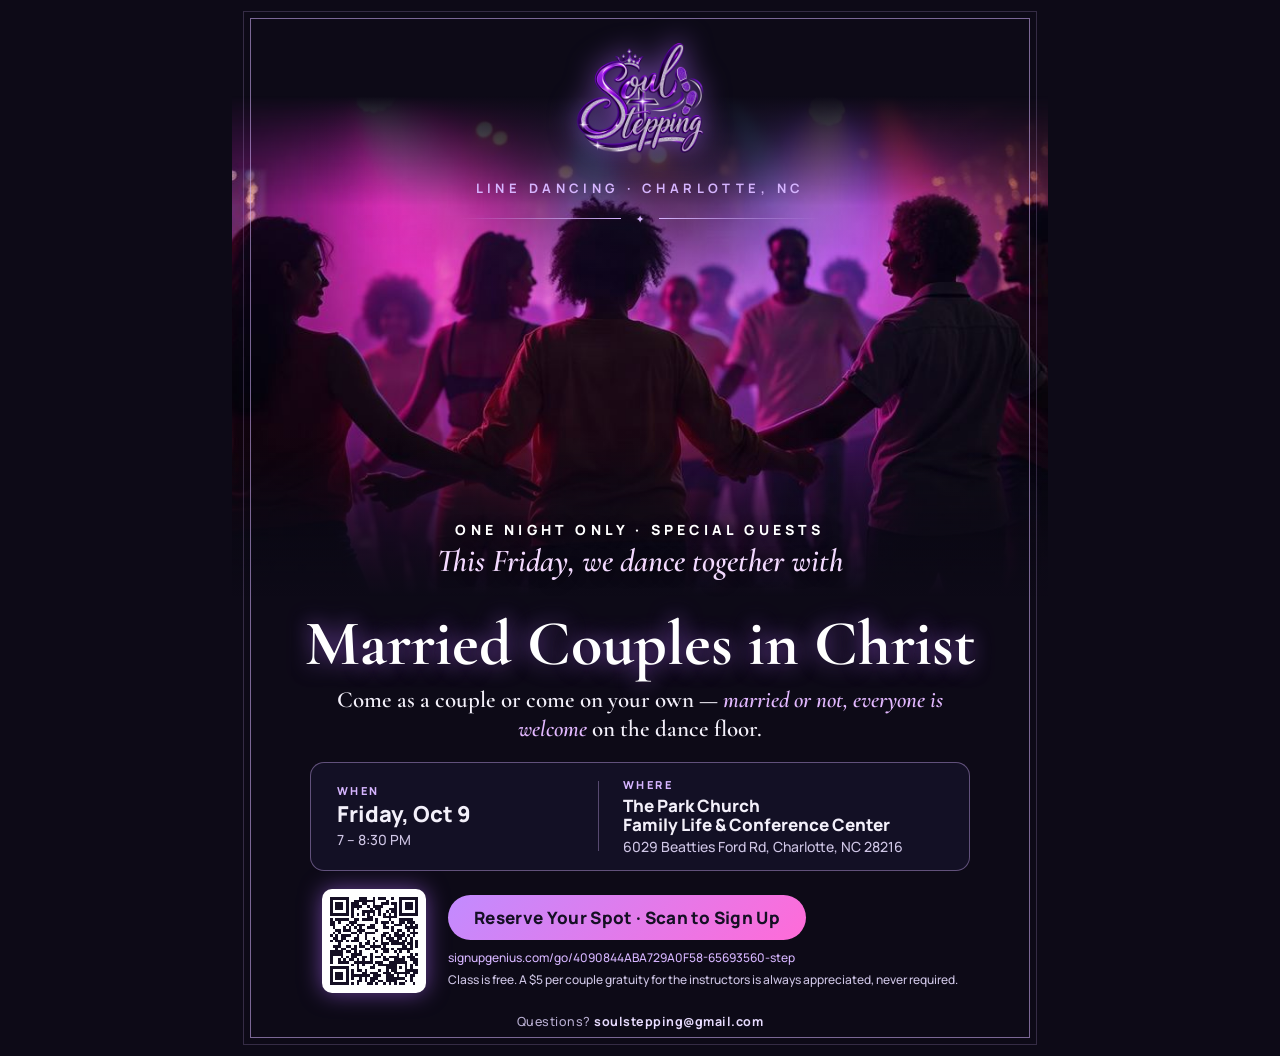
<file: flyer/flyer.html>
<!doctype html>
<html lang="en">
<head>
<meta charset="utf-8">
<title>Soul Steppers — Married Couples in Christ Night</title>
<link rel="stylesheet" href="fonts/fonts.css">
<style>
  @page{size:8.5in 11in;margin:0;}
  *{box-sizing:border-box;margin:0;padding:0;}
  html,body{background:#0d0a17;}
  .flyer{position:relative;width:816px;height:1056px;overflow:hidden;color:#f3f0fa;font-family:'Manrope',system-ui,sans-serif;background:#0d0a17;margin:0 auto;}
  .photo{position:absolute;left:0;right:0;top:96px;height:500px;background:url("../cosmic-neon.jpg") 50% 40%/cover no-repeat;-webkit-mask-image:linear-gradient(180deg,transparent 0,#000 22%,#000 70%,transparent 100%);mask-image:linear-gradient(180deg,transparent 0,#000 22%,#000 70%,transparent 100%);}
  .scrim{position:absolute;inset:0;background:radial-gradient(ellipse 500px 260px at 50% 12%,rgba(13,10,23,.75),transparent 70%),linear-gradient(180deg,transparent 40%,rgba(13,10,23,.55) 56%,rgba(13,10,23,.96) 64%);}
  .frame{position:absolute;inset:18px;border:1px solid rgba(214,181,255,.55);outline:1px solid rgba(214,181,255,.2);outline-offset:6px;pointer-events:none;}
  .top{position:absolute;top:36px;left:0;right:0;text-align:center;}
  .logo{height:132px;width:auto;margin:0 auto;filter:drop-shadow(0 0 14px rgba(178,107,255,.7));}
  .presents{font-size:13px;letter-spacing:.34em;text-transform:uppercase;color:#d6b5ff;font-weight:700;margin-top:6px;}
  .rule{display:flex;align-items:center;justify-content:center;gap:14px;margin:14px auto 0;width:360px;color:#d6b5ff;}
  .rule i{flex:1;height:1px;background:linear-gradient(90deg,transparent,#d6b5ff);}
  .rule i:last-child{background:linear-gradient(270deg,transparent,#d6b5ff);}
  .rule b{font-size:11px;}
  .mid{position:absolute;top:520px;left:0;right:0;text-align:center;}
  .one{font-size:14px;letter-spacing:.3em;text-transform:uppercase;font-weight:800;color:#fff;text-shadow:0 2px 12px rgba(0,0,0,.8);}
  .join{font-family:'Cormorant Garamond',Georgia,serif;font-style:italic;font-weight:600;font-size:32px;color:#f3d9ff;margin-top:2px;text-shadow:0 2px 14px rgba(0,0,0,.9);}
  .bottom{position:absolute;left:0;right:0;top:612px;padding:0 56px;text-align:center;}
  h1{font-family:'Cormorant Garamond',Georgia,serif;font-weight:700;font-size:64px;line-height:1;white-space:nowrap;color:#fff;text-shadow:0 0 22px rgba(178,107,255,.75),0 3px 18px rgba(0,0,0,.9);}
    .all{margin:10px auto 0;max-width:640px;font-family:'Cormorant Garamond',Georgia,serif;font-size:23px;line-height:1.25;font-weight:600;color:#f3f0fa;}
  .all em{color:#e2b8ff;font-style:italic;}
  .info{margin:18px auto 0;display:grid;grid-template-columns:1fr 1px 1.35fr;align-items:center;gap:24px;max-width:660px;text-align:left;
    background:rgba(23,18,42,.78);border:1px solid rgba(214,181,255,.4);border-radius:14px;padding:14px 26px;backdrop-filter:blur(2px);}
  .info .sep{height:70px;background:rgba(214,181,255,.35);}
  .lbl{font-size:11px;letter-spacing:.22em;text-transform:uppercase;color:#d6b5ff;font-weight:800;margin-bottom:4px;}
  .big{font-size:22px;font-weight:800;line-height:1.15;}
  .sm{font-size:14px;color:#cfc6e6;margin-top:3px;line-height:1.35;}
  .cta{margin:18px auto 0;display:flex;align-items:center;justify-content:center;gap:22px;max-width:690px;text-align:left;}
  .qr{background:#fff;padding:8px;border-radius:10px;width:104px;height:104px;flex:none;box-shadow:0 0 22px rgba(178,107,255,.55);}
  .qr img{width:100%;height:100%;display:block;}
  .cta-t .btn{display:inline-block;background:linear-gradient(135deg,#c28bff,#ff6bd8);color:#150f24;font-weight:800;font-size:17px;padding:11px 26px;border-radius:999px;letter-spacing:.02em;}
  .cta-t .url{font-size:12px;color:#d6b5ff;margin-top:9px;word-break:break-all;max-width:430px;}
  .cta-t .note{font-size:12px;color:#cfc6e6;margin-top:5px;}
  .foot{position:absolute;bottom:26px;left:0;right:0;text-align:center;font-size:12.5px;color:#b8aed1;letter-spacing:.04em;}
  .foot b{color:#e8dcff;}
</style>
</head>
<body>
<div class="flyer">
  <div class="photo"></div>
  <div class="scrim"></div>
  <div class="frame"></div>

  <div class="top">
    <img class="logo" src="../logo.png" alt="Soul Stepping">
    <div class="presents">Line Dancing · Charlotte, NC</div>
    <div class="rule"><i></i><b>✦</b><i></i></div>
  </div>

  <div class="mid">
    <div class="one">One Night Only · Special Guests</div>
    <div class="join">This Friday, we dance together with</div>
  </div>

  <div class="bottom">
    <h1>Married Couples in Christ</h1>
    <p class="all">Come as a couple or come on your own — <em>married or not, everyone is welcome</em> on the dance floor.</p>

    <div class="info">
      <div>
        <div class="lbl">When</div>
        <div class="big">Friday, Oct 9</div>
        <div class="sm">7 – 8:30 PM</div>
      </div>
      <div class="sep"></div>
      <div>
        <div class="lbl">Where</div>
        <div class="big" style="font-size:17px">The Park Church<br>Family Life &amp; Conference Center</div>
        <div class="sm">6029 Beatties Ford Rd, Charlotte, NC 28216</div>
      </div>
    </div>

    <div class="cta">
      <div class="qr"><img src="qr.svg" alt="Scan to sign up"></div>
      <div class="cta-t">
        <span class="btn">Reserve Your Spot · Scan to Sign Up</span>
        <div class="url">signupgenius.com/go/4090844ABA729A0F58-65693560-step</div>
        <div class="note">Class is free. A $5 per couple gratuity for the instructors is always appreciated, never required.</div>
      </div>
    </div>
  </div>

  <div class="foot">Questions? <b>soulstepping@gmail.com</b></div>
</div>
</body>
</html>
</file>
<file: flyer/fonts/fonts.css>
@font-face {
  font-family: 'Cormorant Garamond';
  font-style: italic;
  font-weight: 600;
  font-display: swap;
  src: url(f0.ttf) format('truetype');
}
@font-face {
  font-family: 'Cormorant Garamond';
  font-style: normal;
  font-weight: 600;
  font-display: swap;
  src: url(f1.ttf) format('truetype');
}
@font-face {
  font-family: 'Cormorant Garamond';
  font-style: normal;
  font-weight: 700;
  font-display: swap;
  src: url(f2.ttf) format('truetype');
}
@font-face {
  font-family: 'Manrope';
  font-style: normal;
  font-weight: 500;
  font-display: swap;
  src: url(f3.ttf) format('truetype');
}
@font-face {
  font-family: 'Manrope';
  font-style: normal;
  font-weight: 700;
  font-display: swap;
  src: url(f4.ttf) format('truetype');
}
@font-face {
  font-family: 'Manrope';
  font-style: normal;
  font-weight: 800;
  font-display: swap;
  src: url(f5.ttf) format('truetype');
}
</file>
<file: flyer/fonts/fonts2.css>
@font-face {
  font-family: 'Dancing Script';
  font-style: normal;
  font-weight: 700;
  font-display: swap;
  src: url(g0.ttf) format('truetype');
}
@font-face {
  font-family: 'Pacifico';
  font-style: normal;
  font-weight: 400;
  font-display: swap;
  src: url(g1.ttf) format('truetype');
}
</file>
